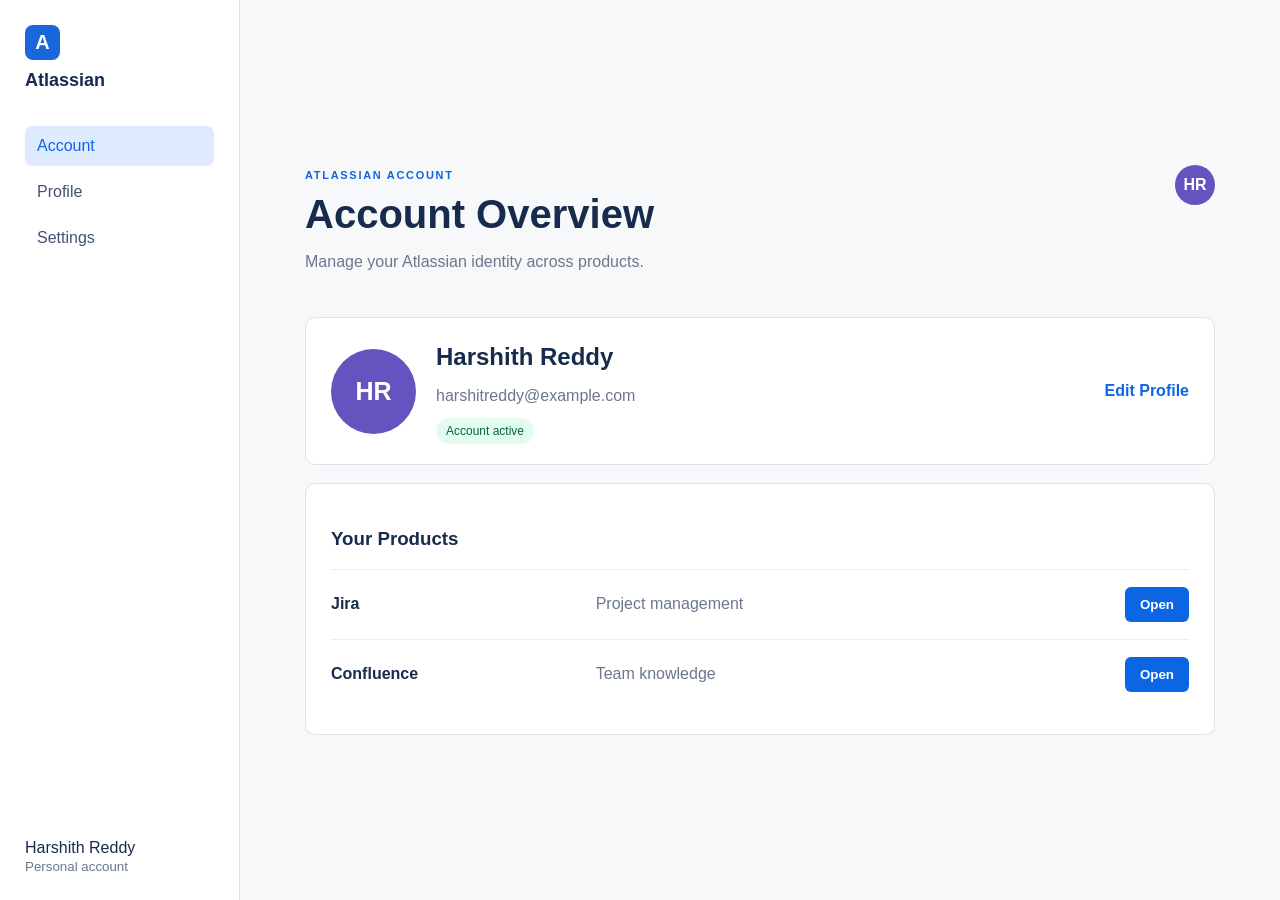
<file: harshith-account-settings/atlassian/index.html>
<!DOCTYPE html>
<html lang="en">

<head>

<meta charset="UTF-8">

<meta name="viewport"
content="width=device-width, initial-scale=1.0">

<title>Atlassian - Account</title>

<link rel="stylesheet" href="style.css">

</head>

<body>

<aside>

<div class="logo">
A
</div>

<b>
Atlassian
</b>

<nav>

<a class="active"
href="index.html">
Account
</a>

<a href="profile.html">
Profile
</a>

<a href="settings.html">
Settings
</a>

</nav>

<div class="bottom">

Harshith Reddy

<br>

<small>
Personal account
</small>

</div>

</aside>

<main>

<header>

<div>

<span>
ATLASSIAN ACCOUNT
</span>

<h1>
Account Overview
</h1>

<p>
Manage your Atlassian identity across products.
</p>

</div>

<div class="avatar">
HR
</div>

</header>

<section class="account">

<div class="avatar large">
HR
</div>

<div>

<h2>
Harshith Reddy
</h2>

<p>
harshitreddy@example.com
</p>

<span class="status">
Account active
</span>

</div>

<a href="profile.html">
Edit Profile
</a>

</section>

<section class="products">

<h3>
Your Products
</h3>

<div>

<b>
Jira
</b>

<span>
Project management
</span>

<button onclick="toast('Jira opened')">
Open
</button>

</div>

<div>

<b>
Confluence
</b>

<span>
Team knowledge
</span>

<button onclick="toast('Confluence opened')">
Open
</button>

</div>

</section>

<div id="toast"></div>

</main>

<script src="script.js"></script>

</body>
</html>
</file>
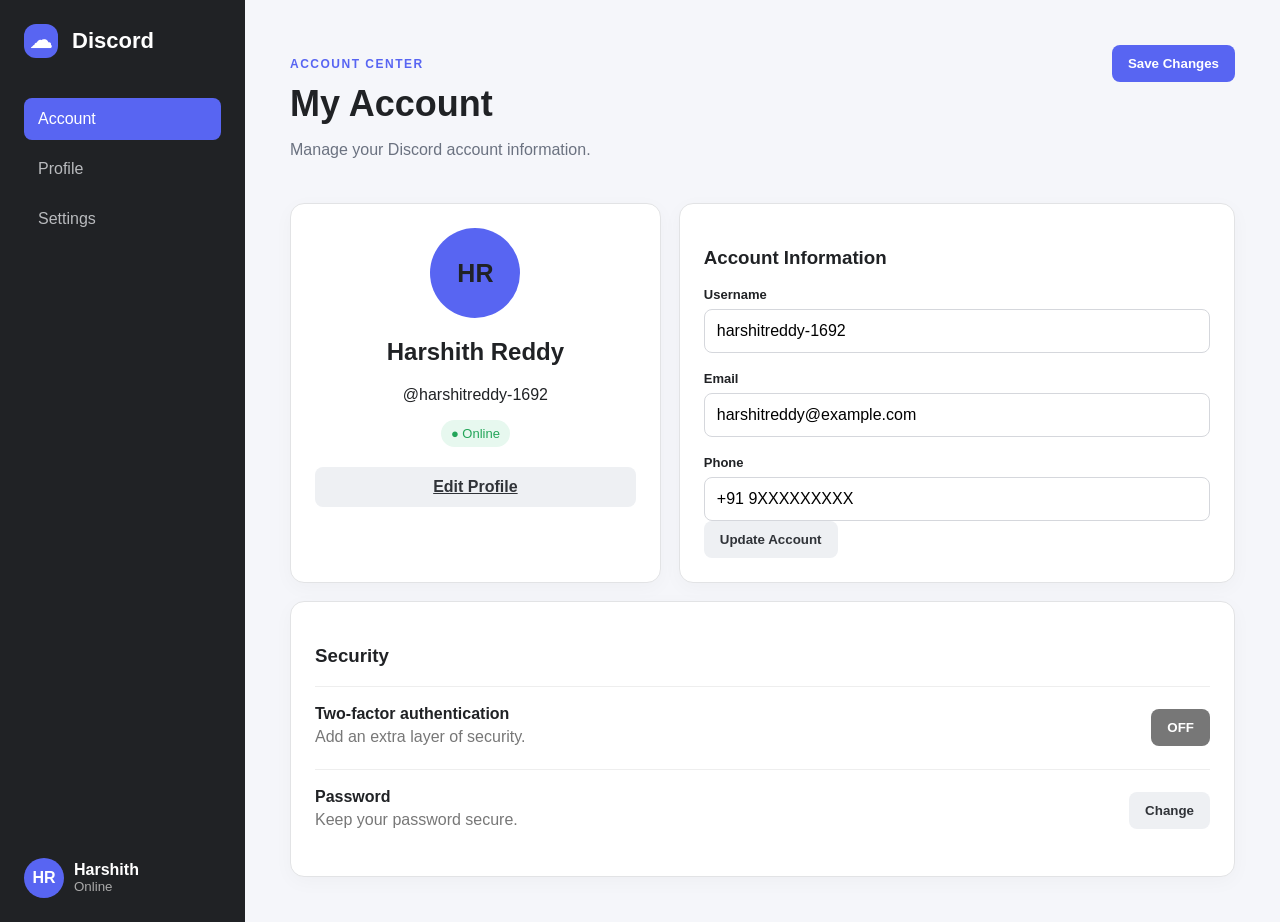
<file: harshith-account-settings/discord/index.html>
<!DOCTYPE html>
<html lang="en">
<head>
    <meta charset="UTF-8">
    <meta name="viewport" content="width=device-width, initial-scale=1.0">
    <title>Discord - Account</title>
    <link rel="stylesheet" href="style.css">
</head>

<body>

<div class="app">

    <aside class="sidebar">
        <div class="brand">
            <span class="logo">☁</span>
            Discord
        </div>

        <nav>
            <a class="active" href="index.html">Account</a>
            <a href="profile.html">Profile</a>
            <a href="settings.html">Settings</a>
        </nav>

        <div class="user">
            <div class="avatar">HR</div>
            <div>
                <b>Harshith</b>
                <small>Online</small>
            </div>
        </div>
    </aside>

    <main>

        <header>
            <div>
                <p class="eyebrow">ACCOUNT CENTER</p>
                <h1>My Account</h1>
                <p>Manage your Discord account information.</p>
            </div>

            <button class="primary" onclick="toast('Changes saved')">
                Save Changes
            </button>
        </header>

        <section class="grid">

            <article class="card profile-card">

                <div class="avatar big">HR</div>

                <h2>Harshith Reddy</h2>

                <p>@harshitreddy-1692</p>

                <span class="badge">● Online</span>

                <a class="button" href="profile.html">
                    Edit Profile
                </a>

            </article>

            <article class="card">

                <h3>Account Information</h3>

                <label>Username</label>
                <input id="username"
                       value="harshitreddy-1692">

                <label>Email</label>
                <input value="harshitreddy@example.com">

                <label>Phone</label>
                <input value="+91 9XXXXXXXXX">

                <button class="secondary"
                        onclick="saveAccount()">
                    Update Account
                </button>

            </article>

            <article class="card wide">

                <h3>Security</h3>

                <div class="row">

                    <div>
                        <b>Two-factor authentication</b>
                        <p>Add an extra layer of security.</p>
                    </div>

                    <button class="toggle"
                            onclick="toggle(this)">
                        OFF
                    </button>

                </div>

                <div class="row">

                    <div>
                        <b>Password</b>
                        <p>Keep your password secure.</p>
                    </div>

                    <button class="secondary"
                            onclick="toast('Password option selected')">
                        Change
                    </button>

                </div>

            </article>

        </section>

        <div id="toast"></div>

    </main>

</div>

<script src="script.js"></script>

</body>
</html>
</file>
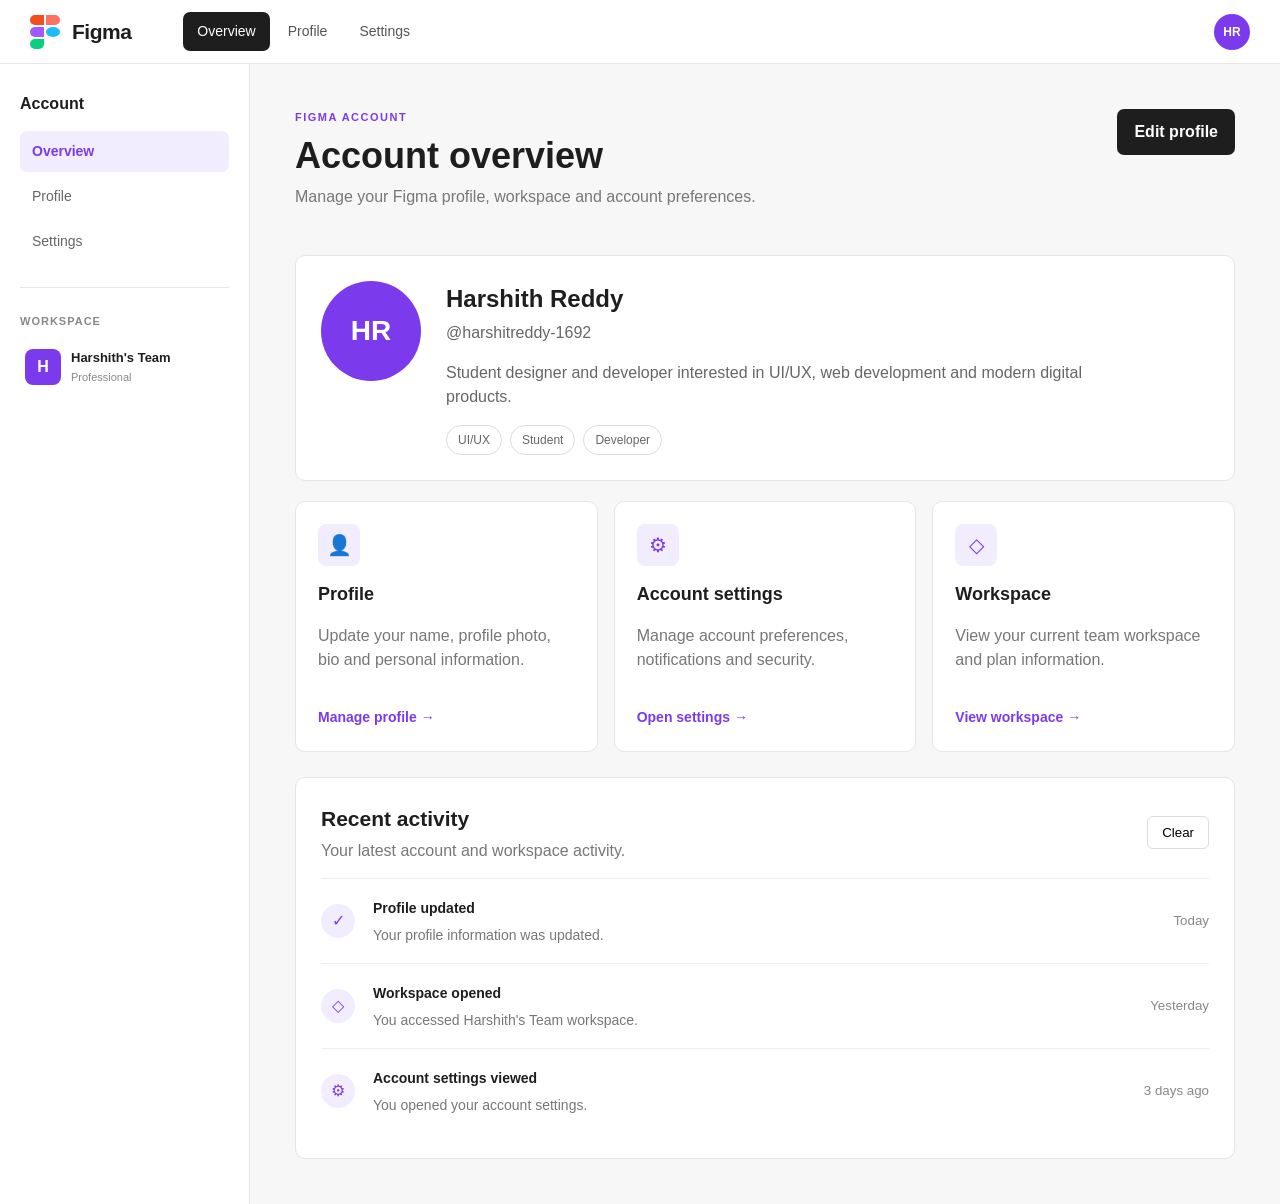
<file: harshith-account-settings/figma/index.html>
<!DOCTYPE html>
<html lang="en">
<head>
    <meta charset="UTF-8">
    <meta name="viewport" content="width=device-width, initial-scale=1.0">

    <title>Figma Account</title>

    <link rel="stylesheet" href="style.css">
</head>

<body>

<header class="topbar">

    <div class="figma-logo">
        <span></span>
        <span></span>
        <span></span>
        <span></span>
        <span></span>
    </div>

    <div class="brand">
        Figma
    </div>

    <nav>
        <a class="active" href="index.html">Overview</a>
        <a href="profile.html">Profile</a>
        <a href="settings.html">Settings</a>
    </nav>

    <div class="top-user">
        HR
    </div>

</header>


<div class="layout">

    <aside class="sidebar">

        <h3>Account</h3>

        <a class="selected" href="index.html">
            Overview
        </a>

        <a href="profile.html">
            Profile
        </a>

        <a href="settings.html">
            Settings
        </a>

        <hr>

        <p class="side-title">
            Workspace
        </p>

        <div class="workspace">
            <div class="workspace-icon">
                H
            </div>

            <div>
                <strong>Harshith's Team</strong>
                <small>Professional</small>
            </div>
        </div>

    </aside>


    <main>

        <section class="page-header">

            <div>

                <p class="eyebrow">
                    FIGMA ACCOUNT
                </p>

                <h1>
                    Account overview
                </h1>

                <p>
                    Manage your Figma profile, workspace and account preferences.
                </p>

            </div>

            <a class="primary-button" href="profile.html">
                Edit profile
            </a>

        </section>


        <section class="profile-card">

            <div class="avatar">
                HR
            </div>

            <div class="profile-info">

                <h2>
                    Harshith Reddy
                </h2>

                <p class="username">
                    @harshitreddy-1692
                </p>

                <p>
                    Student designer and developer interested in UI/UX,
                    web development and modern digital products.
                </p>

                <div class="tags">

                    <span>UI/UX</span>
                    <span>Student</span>
                    <span>Developer</span>

                </div>

            </div>

        </section>


        <section class="cards">

            <div class="card">

                <div class="card-icon">
                    👤
                </div>

                <h3>
                    Profile
                </h3>

                <p>
                    Update your name, profile photo, bio and personal information.
                </p>

                <a href="profile.html">
                    Manage profile →
                </a>

            </div>


            <div class="card">

                <div class="card-icon">
                    ⚙
                </div>

                <h3>
                    Account settings
                </h3>

                <p>
                    Manage account preferences, notifications and security.
                </p>

                <a href="settings.html">
                    Open settings →
                </a>

            </div>


            <div class="card">

                <div class="card-icon">
                    ◇
                </div>

                <h3>
                    Workspace
                </h3>

                <p>
                    View your current team workspace and plan information.
                </p>

                <button onclick="showWorkspace()">
                    View workspace →
                </button>

            </div>

        </section>


        <section class="recent">

            <div class="section-heading">

                <div>

                    <h2>
                        Recent activity
                    </h2>

                    <p>
                        Your latest account and workspace activity.
                    </p>

                </div>

                <button onclick="clearActivity()">
                    Clear
                </button>

            </div>


            <div id="activityList">

                <div class="activity-item">

                    <div class="activity-icon">
                        ✓
                    </div>

                    <div>
                        <strong>
                            Profile updated
                        </strong>

                        <p>
                            Your profile information was updated.
                        </p>
                    </div>

                    <small>
                        Today
                    </small>

                </div>


                <div class="activity-item">

                    <div class="activity-icon">
                        ◇
                    </div>

                    <div>
                        <strong>
                            Workspace opened
                        </strong>

                        <p>
                            You accessed Harshith's Team workspace.
                        </p>
                    </div>

                    <small>
                        Yesterday
                    </small>

                </div>


                <div class="activity-item">

                    <div class="activity-icon">
                        ⚙
                    </div>

                    <div>
                        <strong>
                            Account settings viewed
                        </strong>

                        <p>
                            You opened your account settings.
                        </p>
                    </div>

                    <small>
                        3 days ago
                    </small>

                </div>

            </div>

        </section>


        <div id="toast"></div>

    </main>

</div>


<script src="script.js"></script>

</body>
</html>
</file>
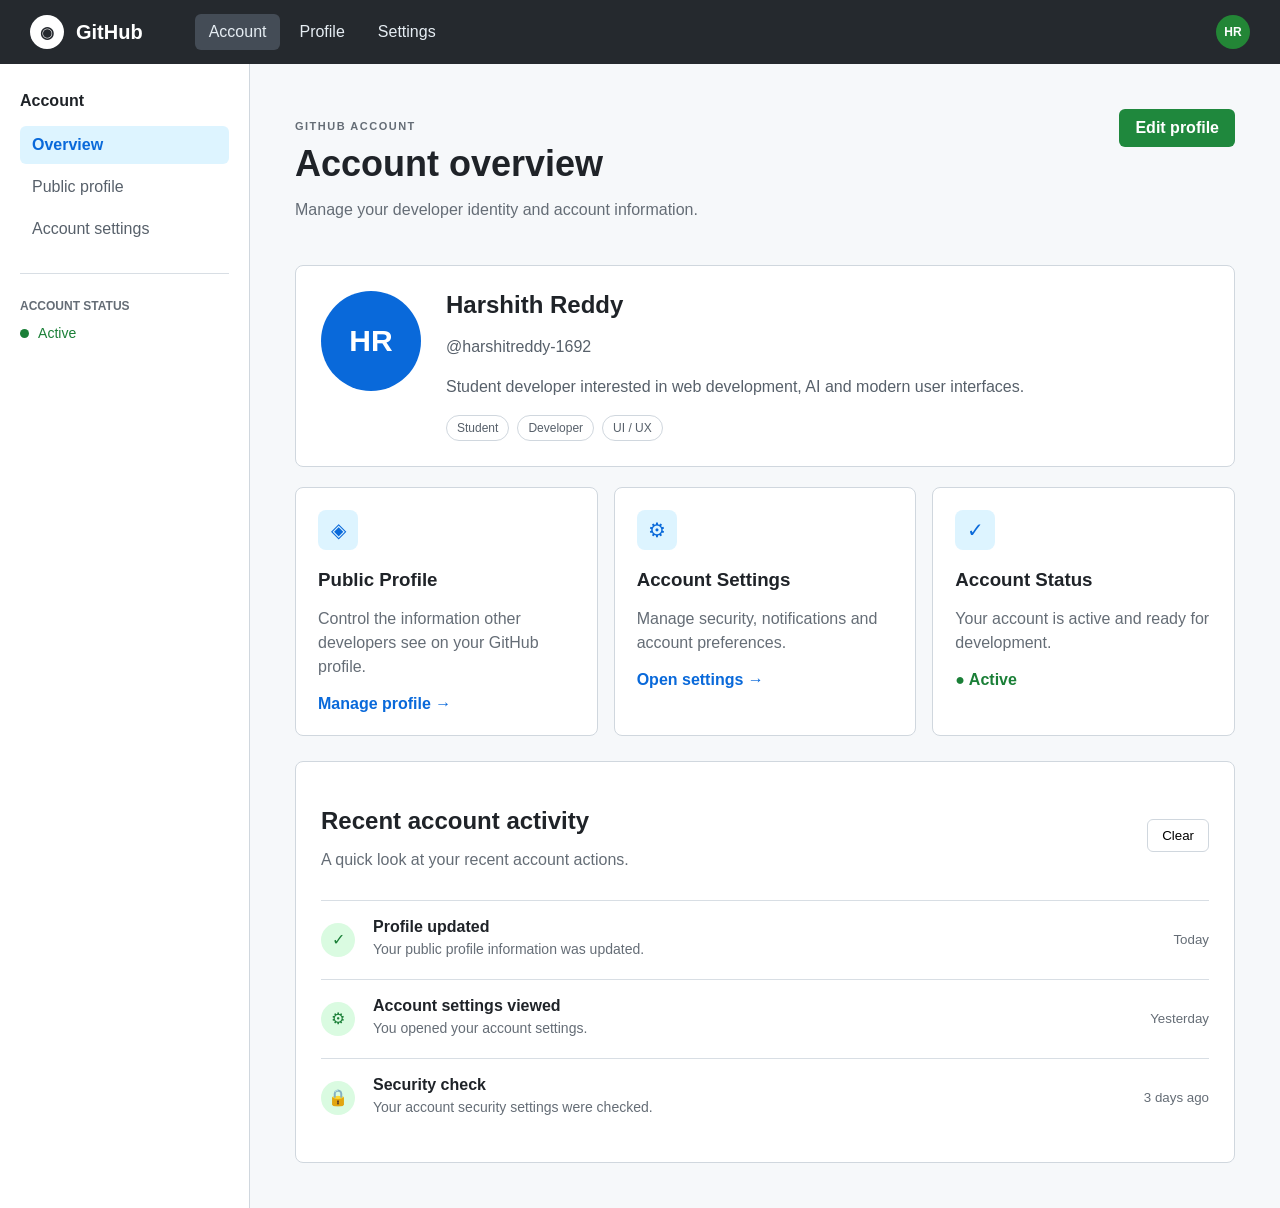
<file: harshith-account-settings/github/index.html>
<!DOCTYPE html>
<html lang="en">

<head>
    <meta charset="UTF-8">
    <meta name="viewport" content="width=device-width, initial-scale=1.0">

    <title>GitHub Account</title>

    <link rel="stylesheet" href="style.css">
</head>

<body>

<header class="topbar">

    <div class="github-logo">
        ◉
    </div>

    <div class="brand">
        GitHub
    </div>

    <nav>
        <a class="active" href="index.html">Account</a>
        <a href="profile.html">Profile</a>
        <a href="settings.html">Settings</a>
    </nav>

    <div class="top-user">
        HR
    </div>

</header>


<div class="layout">

    <aside class="sidebar">

        <h3>Account</h3>

        <a class="selected" href="index.html">
            Overview
        </a>

        <a href="profile.html">
            Public profile
        </a>

        <a href="settings.html">
            Account settings
        </a>

        <hr>

        <p class="side-title">
            Account status
        </p>

        <div class="status">
            <span></span>
            Active
        </div>

    </aside>


    <main>

        <section class="page-header">

            <div>

                <p class="eyebrow">
                    GITHUB ACCOUNT
                </p>

                <h1>
                    Account overview
                </h1>

                <p>
                    Manage your developer identity and account information.
                </p>

            </div>

            <a class="edit-button" href="profile.html">
                Edit profile
            </a>

        </section>


        <section class="profile-summary">

            <div class="avatar large">
                HR
            </div>

            <div class="profile-info">

                <h2>
                    Harshith Reddy
                </h2>

                <p class="username">
                    @harshitreddy-1692
                </p>

                <p>
                    Student developer interested in web development,
                    AI and modern user interfaces.
                </p>

                <div class="profile-tags">

                    <span>
                        Student
                    </span>

                    <span>
                        Developer
                    </span>

                    <span>
                        UI / UX
                    </span>

                </div>

            </div>

        </section>


        <section class="cards">

            <div class="card">

                <div class="card-icon">
                    ◈
                </div>

                <h3>
                    Public Profile
                </h3>

                <p>
                    Control the information other developers see
                    on your GitHub profile.
                </p>

                <a href="profile.html">
                    Manage profile →
                </a>

            </div>


            <div class="card">

                <div class="card-icon">
                    ⚙
                </div>

                <h3>
                    Account Settings
                </h3>

                <p>
                    Manage security, notifications and account
                    preferences.
                </p>

                <a href="settings.html">
                    Open settings →
                </a>

            </div>


            <div class="card">

                <div class="card-icon">
                    ✓
                </div>

                <h3>
                    Account Status
                </h3>

                <p>
                    Your account is active and ready for development.
                </p>

                <strong class="active-text">
                    ● Active
                </strong>

            </div>

        </section>


        <section class="activity">

            <div class="section-heading">

                <div>

                    <h2>
                        Recent account activity
                    </h2>

                    <p>
                        A quick look at your recent account actions.
                    </p>

                </div>

                <button onclick="clearActivity()">
                    Clear
                </button>

            </div>


            <div id="activityList">

                <div class="activity-item">

                    <div class="activity-icon">
                        ✓
                    </div>

                    <div>

                        <b>
                            Profile updated
                        </b>

                        <p>
                            Your public profile information was updated.
                        </p>

                    </div>

                    <small>
                        Today
                    </small>

                </div>


                <div class="activity-item">

                    <div class="activity-icon">
                        ⚙
                    </div>

                    <div>

                        <b>
                            Account settings viewed
                        </b>

                        <p>
                            You opened your account settings.
                        </p>

                    </div>

                    <small>
                        Yesterday
                    </small>

                </div>


                <div class="activity-item">

                    <div class="activity-icon">
                        🔒
                    </div>

                    <div>

                        <b>
                            Security check
                        </b>

                        <p>
                            Your account security settings were checked.
                        </p>

                    </div>

                    <small>
                        3 days ago
                    </small>

                </div>

            </div>

        </section>


        <div id="toast"></div>

    </main>

</div>


<script src="script.js"></script>

</body>

</html>
</file>
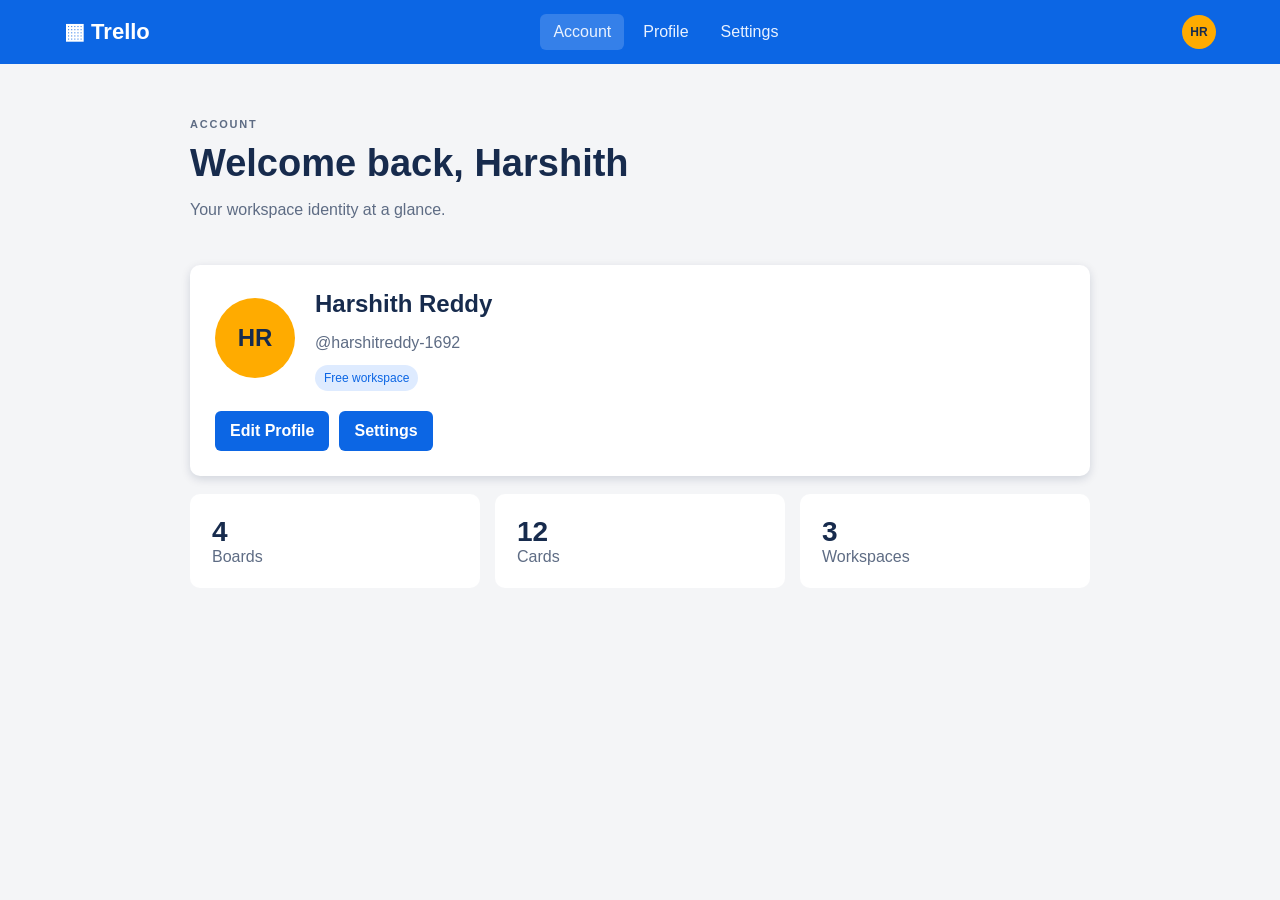
<file: harshith-account-settings/trello/index.html>
<!DOCTYPE html>
<html lang="en">

<head>

<meta charset="UTF-8">

<meta name="viewport"
content="width=device-width, initial-scale=1.0">

<title>Trello - Account</title>

<link rel="stylesheet" href="style.css">

</head>

<body>

<header>

<div class="brand">
▦ Trello
</div>

<nav>

<a class="active" href="index.html">
Account
</a>

<a href="profile.html">
Profile
</a>

<a href="settings.html">
Settings
</a>

</nav>

<div class="avatar">
HR
</div>

</header>

<main>

<section class="welcome">

<span>ACCOUNT</span>

<h1>
Welcome back, Harshith
</h1>

<p>
Your workspace identity at a glance.
</p>

</section>

<section class="board">

<div class="member">

<div class="avatar xl">
HR
</div>

<div>

<h2>
Harshith Reddy
</h2>

<p>
@harshitreddy-1692
</p>

<span class="pill">
Free workspace
</span>

</div>

</div>

<div class="actions">

<a href="profile.html">
Edit Profile
</a>

<a href="settings.html">
Settings
</a>

</div>

</section>

<section class="stats">

<div>
<b>4</b>
<span>Boards</span>
</div>

<div>
<b>12</b>
<span>Cards</span>
</div>

<div>
<b>3</b>
<span>Workspaces</span>
</div>

</section>

<div id="toast"></div>

</main>

<script src="script.js"></script>

</body>
</html>
</file>
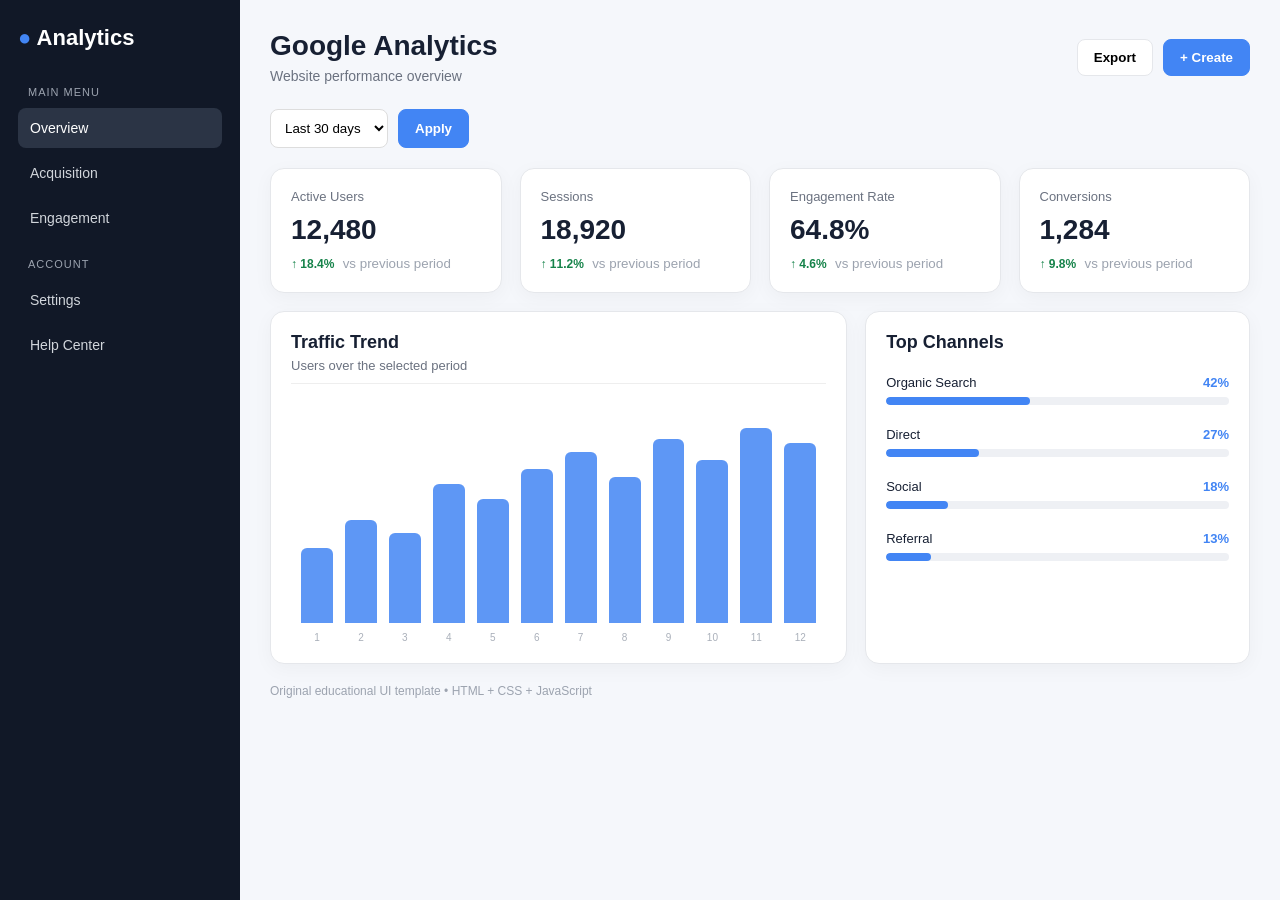
<file: spoorthi-analytics/google-analytics/index.html>
<!DOCTYPE html>
<html lang="en">
<head>
    <meta charset="UTF-8">
    <meta name="viewport" content="width=device-width, initial-scale=1.0">

    <title>Google Analytics - Overview</title>

    <link rel="stylesheet" href="style.css">
</head>

<body>

    <!-- SIDEBAR -->
    <aside class="sidebar">

        <div class="logo">
            <span>●</span> Analytics
        </div>

        <p class="menu-title">MAIN MENU</p>

        <a href="index.html" class="active">Overview</a>
        <a href="answer.html">Acquisition</a>
        <a href="upgrade.html">Engagement</a>

        <p class="menu-title">ACCOUNT</p>

        <a href="#">Settings</a>
        <a href="#">Help Center</a>

    </aside>


    <!-- MAIN CONTENT -->
    <main class="main">

        <!-- HEADER -->
        <header class="header">

            <div>
                <h1>Google Analytics</h1>
                <p>Website performance overview</p>
            </div>

            <div class="header-buttons">
                <button onclick="showMessage()">Export</button>
                <button class="primary" onclick="showMessage()">+ Create</button>
            </div>

        </header>


        <!-- DATE FILTER -->
        <div class="filter-box">

            <select>
                <option>Last 30 days</option>
                <option>Last 7 days</option>
                <option>Last 90 days</option>
            </select>

            <button class="primary" onclick="showMessage()">
                Apply
            </button>

        </div>


        <!-- KPI CARDS -->
        <section class="cards">

            <div class="card">

                <p>Active Users</p>

                <h2>12,480</h2>

                <span class="positive">
                    ↑ 18.4%
                </span>

                <small>vs previous period</small>

            </div>


            <div class="card">

                <p>Sessions</p>

                <h2>18,920</h2>

                <span class="positive">
                    ↑ 11.2%
                </span>

                <small>vs previous period</small>

            </div>


            <div class="card">

                <p>Engagement Rate</p>

                <h2>64.8%</h2>

                <span class="positive">
                    ↑ 4.6%
                </span>

                <small>vs previous period</small>

            </div>


            <div class="card">

                <p>Conversions</p>

                <h2>1,284</h2>

                <span class="positive">
                    ↑ 9.8%
                </span>

                <small>vs previous period</small>

            </div>

        </section>


        <!-- CHART + CHANNELS -->
        <section class="content-grid">

            <!-- CHART -->
            <div class="panel">

                <div class="panel-header">

                    <div>
                        <h2>Traffic Trend</h2>
                        <p>Users over the selected period</p>
                    </div>

                </div>


                <div class="chart">

                    <div class="bar" style="height:35%;">
                        <span>1</span>
                    </div>

                    <div class="bar" style="height:48%;">
                        <span>2</span>
                    </div>

                    <div class="bar" style="height:42%;">
                        <span>3</span>
                    </div>

                    <div class="bar" style="height:65%;">
                        <span>4</span>
                    </div>

                    <div class="bar" style="height:58%;">
                        <span>5</span>
                    </div>

                    <div class="bar" style="height:72%;">
                        <span>6</span>
                    </div>

                    <div class="bar" style="height:80%;">
                        <span>7</span>
                    </div>

                    <div class="bar" style="height:68%;">
                        <span>8</span>
                    </div>

                    <div class="bar" style="height:86%;">
                        <span>9</span>
                    </div>

                    <div class="bar" style="height:76%;">
                        <span>10</span>
                    </div>

                    <div class="bar" style="height:91%;">
                        <span>11</span>
                    </div>

                    <div class="bar" style="height:84%;">
                        <span>12</span>
                    </div>

                </div>

            </div>


            <!-- CHANNELS -->
            <div class="panel">

                <h2>Top Channels</h2>

                <div class="channel">

                    <div class="channel-info">
                        <span>Organic Search</span>
                        <b>42%</b>
                    </div>

                    <div class="progress">
                        <div style="width:42%;"></div>
                    </div>

                </div>


                <div class="channel">

                    <div class="channel-info">
                        <span>Direct</span>
                        <b>27%</b>
                    </div>

                    <div class="progress">
                        <div style="width:27%;"></div>
                    </div>

                </div>


                <div class="channel">

                    <div class="channel-info">
                        <span>Social</span>
                        <b>18%</b>
                    </div>

                    <div class="progress">
                        <div style="width:18%;"></div>
                    </div>

                </div>


                <div class="channel">

                    <div class="channel-info">
                        <span>Referral</span>
                        <b>13%</b>
                    </div>

                    <div class="progress">
                        <div style="width:13%;"></div>
                    </div>

                </div>

            </div>

        </section>


        <p class="footer">
            Original educational UI template • HTML + CSS + JavaScript
        </p>

    </main>


    <script src="script.js"></script>

</body>
</html>
</file>
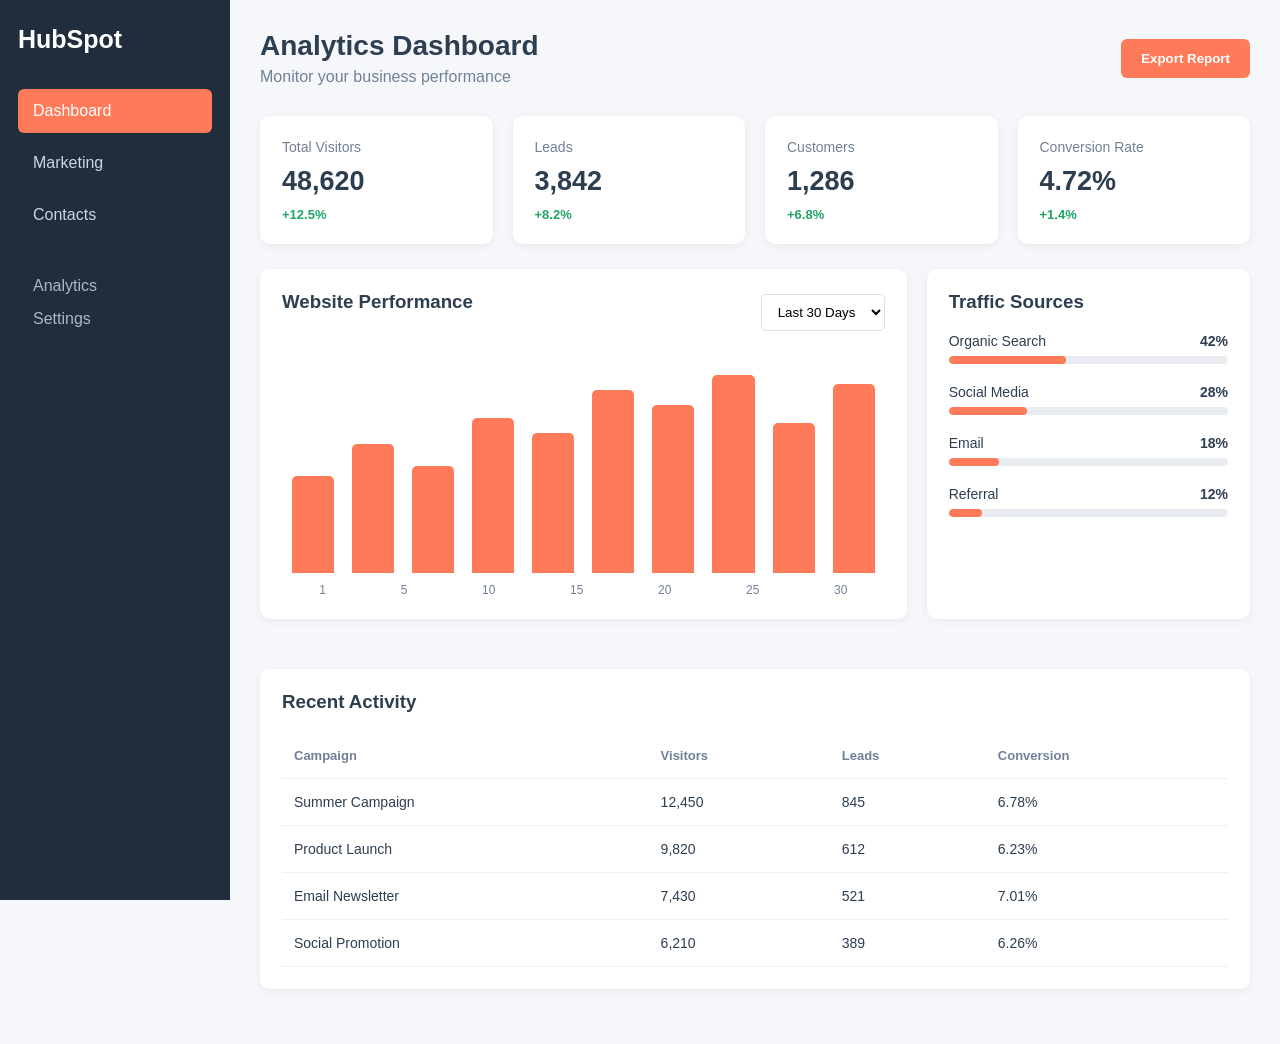
<file: spoorthi-analytics/hubspot/index.html>
<!DOCTYPE html>
<html lang="en">
<head>
    <meta charset="UTF-8">
    <meta name="viewport" content="width=device-width, initial-scale=1.0">
    <title>HubSpot Analytics Dashboard</title>
    <link rel="stylesheet" href="style.css">
</head>

<body>

    <aside class="sidebar">
        <h2>HubSpot</h2>

        <nav>
            <a href="index.html" class="active">Dashboard</a>
            <a href="marketing.html">Marketing</a>
            <a href="contacts.html">Contacts</a>
        </nav>

        <div class="sidebar-bottom">
            <p>Analytics</p>
            <p>Settings</p>
        </div>
    </aside>

    <main class="main-content">

        <header class="topbar">
            <div>
                <h1>Analytics Dashboard</h1>
                <p>Monitor your business performance</p>
            </div>

            <button onclick="showMessage()">Export Report</button>
        </header>

        <section class="kpi-grid">

            <div class="card">
                <span>Total Visitors</span>
                <h2>48,620</h2>
                <p class="positive">+12.5%</p>
            </div>

            <div class="card">
                <span>Leads</span>
                <h2>3,842</h2>
                <p class="positive">+8.2%</p>
            </div>

            <div class="card">
                <span>Customers</span>
                <h2>1,286</h2>
                <p class="positive">+6.8%</p>
            </div>

            <div class="card">
                <span>Conversion Rate</span>
                <h2>4.72%</h2>
                <p class="positive">+1.4%</p>
            </div>

        </section>

        <section class="dashboard-grid">

            <div class="panel large-panel">
                <div class="panel-header">
                    <h3>Website Performance</h3>
                    <select>
                        <option>Last 30 Days</option>
                        <option>Last 7 Days</option>
                        <option>Last 90 Days</option>
                    </select>
                </div>

                <div class="chart">
                    <div class="bar" style="height:45%"></div>
                    <div class="bar" style="height:60%"></div>
                    <div class="bar" style="height:50%"></div>
                    <div class="bar" style="height:72%"></div>
                    <div class="bar" style="height:65%"></div>
                    <div class="bar" style="height:85%"></div>
                    <div class="bar" style="height:78%"></div>
                    <div class="bar" style="height:92%"></div>
                    <div class="bar" style="height:70%"></div>
                    <div class="bar" style="height:88%"></div>
                </div>

                <div class="chart-labels">
                    <span>1</span>
                    <span>5</span>
                    <span>10</span>
                    <span>15</span>
                    <span>20</span>
                    <span>25</span>
                    <span>30</span>
                </div>
            </div>

            <div class="panel">
                <h3>Traffic Sources</h3>

                <div class="source">
                    <div>
                        <span>Organic Search</span>
                        <strong>42%</strong>
                    </div>
                    <div class="progress">
                        <div style="width:42%"></div>
                    </div>
                </div>

                <div class="source">
                    <div>
                        <span>Social Media</span>
                        <strong>28%</strong>
                    </div>
                    <div class="progress">
                        <div style="width:28%"></div>
                    </div>
                </div>

                <div class="source">
                    <div>
                        <span>Email</span>
                        <strong>18%</strong>
                    </div>
                    <div class="progress">
                        <div style="width:18%"></div>
                    </div>
                </div>

                <div class="source">
                    <div>
                        <span>Referral</span>
                        <strong>12%</strong>
                    </div>
                    <div class="progress">
                        <div style="width:12%"></div>
                    </div>
                </div>
            </div>

        </section>

        <section class="panel">
            <h3>Recent Activity</h3>

            <table>
                <thead>
                    <tr>
                        <th>Campaign</th>
                        <th>Visitors</th>
                        <th>Leads</th>
                        <th>Conversion</th>
                    </tr>
                </thead>

                <tbody>
                    <tr>
                        <td>Summer Campaign</td>
                        <td>12,450</td>
                        <td>845</td>
                        <td>6.78%</td>
                    </tr>

                    <tr>
                        <td>Product Launch</td>
                        <td>9,820</td>
                        <td>612</td>
                        <td>6.23%</td>
                    </tr>

                    <tr>
                        <td>Email Newsletter</td>
                        <td>7,430</td>
                        <td>521</td>
                        <td>7.01%</td>
                    </tr>

                    <tr>
                        <td>Social Promotion</td>
                        <td>6,210</td>
                        <td>389</td>
                        <td>6.26%</td>
                    </tr>
                </tbody>
            </table>
        </section>

    </main>

    <script src="script.js"></script>
</body>
</html>
</file>
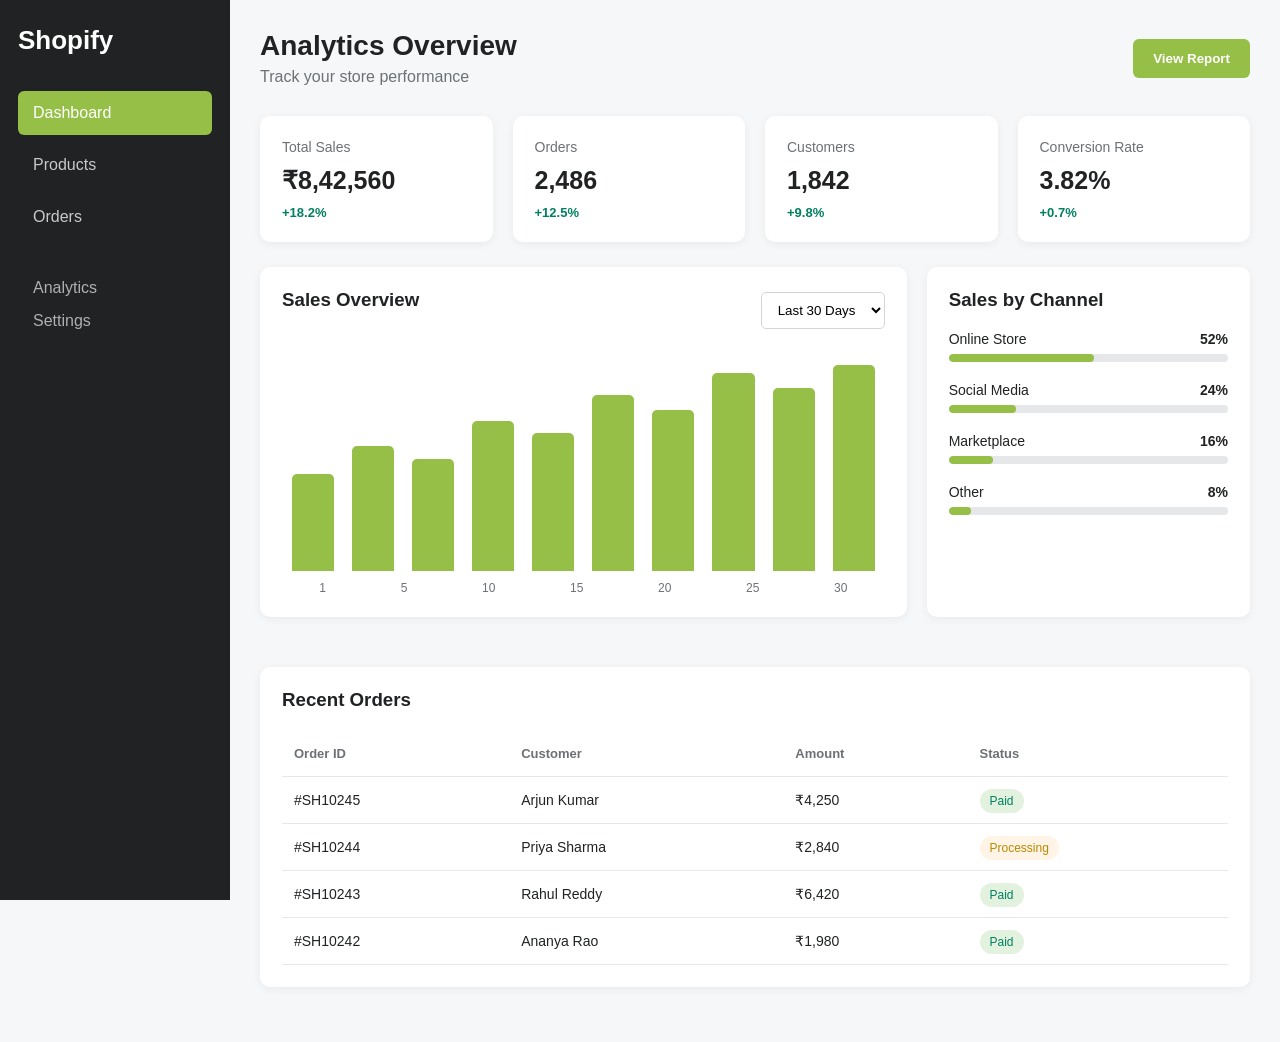
<file: spoorthi-analytics/shopify/index.html>
<!DOCTYPE html>
<html lang="en">
<head>
    <meta charset="UTF-8">
    <meta name="viewport" content="width=device-width, initial-scale=1.0">
    <title>Shopify Analytics Dashboard</title>
    <link rel="stylesheet" href="style.css">
</head>

<body>

    <aside class="sidebar">

        <h2>Shopify</h2>

        <nav>
            <a href="index.html" class="active">Dashboard</a>
            <a href="products.html">Products</a>
            <a href="orders.html">Orders</a>
        </nav>

        <div class="sidebar-bottom">
            <p>Analytics</p>
            <p>Settings</p>
        </div>

    </aside>

    <main class="main-content">

        <header class="topbar">

            <div>
                <h1>Analytics Overview</h1>
                <p>Track your store performance</p>
            </div>

            <button onclick="showMessage()">View Report</button>

        </header>

        <section class="kpi-grid">

            <div class="card">
                <span>Total Sales</span>
                <h2>₹8,42,560</h2>
                <p class="positive">+18.2%</p>
            </div>

            <div class="card">
                <span>Orders</span>
                <h2>2,486</h2>
                <p class="positive">+12.5%</p>
            </div>

            <div class="card">
                <span>Customers</span>
                <h2>1,842</h2>
                <p class="positive">+9.8%</p>
            </div>

            <div class="card">
                <span>Conversion Rate</span>
                <h2>3.82%</h2>
                <p class="positive">+0.7%</p>
            </div>

        </section>

        <section class="dashboard-grid">

            <div class="panel large-panel">

                <div class="panel-header">
                    <h3>Sales Overview</h3>

                    <select>
                        <option>Last 30 Days</option>
                        <option>Last 7 Days</option>
                        <option>Last 90 Days</option>
                    </select>
                </div>

                <div class="chart">

                    <div class="bar" style="height:45%"></div>
                    <div class="bar" style="height:58%"></div>
                    <div class="bar" style="height:52%"></div>
                    <div class="bar" style="height:70%"></div>
                    <div class="bar" style="height:64%"></div>
                    <div class="bar" style="height:82%"></div>
                    <div class="bar" style="height:75%"></div>
                    <div class="bar" style="height:92%"></div>
                    <div class="bar" style="height:85%"></div>
                    <div class="bar" style="height:96%"></div>

                </div>

                <div class="chart-labels">
                    <span>1</span>
                    <span>5</span>
                    <span>10</span>
                    <span>15</span>
                    <span>20</span>
                    <span>25</span>
                    <span>30</span>
                </div>

            </div>

            <div class="panel">

                <h3>Sales by Channel</h3>

                <div class="source">

                    <div>
                        <span>Online Store</span>
                        <strong>52%</strong>
                    </div>

                    <div class="progress">
                        <div style="width:52%"></div>
                    </div>

                </div>

                <div class="source">

                    <div>
                        <span>Social Media</span>
                        <strong>24%</strong>
                    </div>

                    <div class="progress">
                        <div style="width:24%"></div>
                    </div>

                </div>

                <div class="source">

                    <div>
                        <span>Marketplace</span>
                        <strong>16%</strong>
                    </div>

                    <div class="progress">
                        <div style="width:16%"></div>
                    </div>

                </div>

                <div class="source">

                    <div>
                        <span>Other</span>
                        <strong>8%</strong>
                    </div>

                    <div class="progress">
                        <div style="width:8%"></div>
                    </div>

                </div>

            </div>

        </section>

        <section class="panel">

            <h3>Recent Orders</h3>

            <table>

                <thead>
                    <tr>
                        <th>Order ID</th>
                        <th>Customer</th>
                        <th>Amount</th>
                        <th>Status</th>
                    </tr>
                </thead>

                <tbody>

                    <tr>
                        <td>#SH10245</td>
                        <td>Arjun Kumar</td>
                        <td>₹4,250</td>
                        <td>
                            <span class="status completed">Paid</span>
                        </td>
                    </tr>

                    <tr>
                        <td>#SH10244</td>
                        <td>Priya Sharma</td>
                        <td>₹2,840</td>
                        <td>
                            <span class="status active-status">Processing</span>
                        </td>
                    </tr>

                    <tr>
                        <td>#SH10243</td>
                        <td>Rahul Reddy</td>
                        <td>₹6,420</td>
                        <td>
                            <span class="status completed">Paid</span>
                        </td>
                    </tr>

                    <tr>
                        <td>#SH10242</td>
                        <td>Ananya Rao</td>
                        <td>₹1,980</td>
                        <td>
                            <span class="status completed">Paid</span>
                        </td>
                    </tr>

                </tbody>

            </table>

        </section>

    </main>

    <script src="script.js"></script>

</body>
</html>
</file>
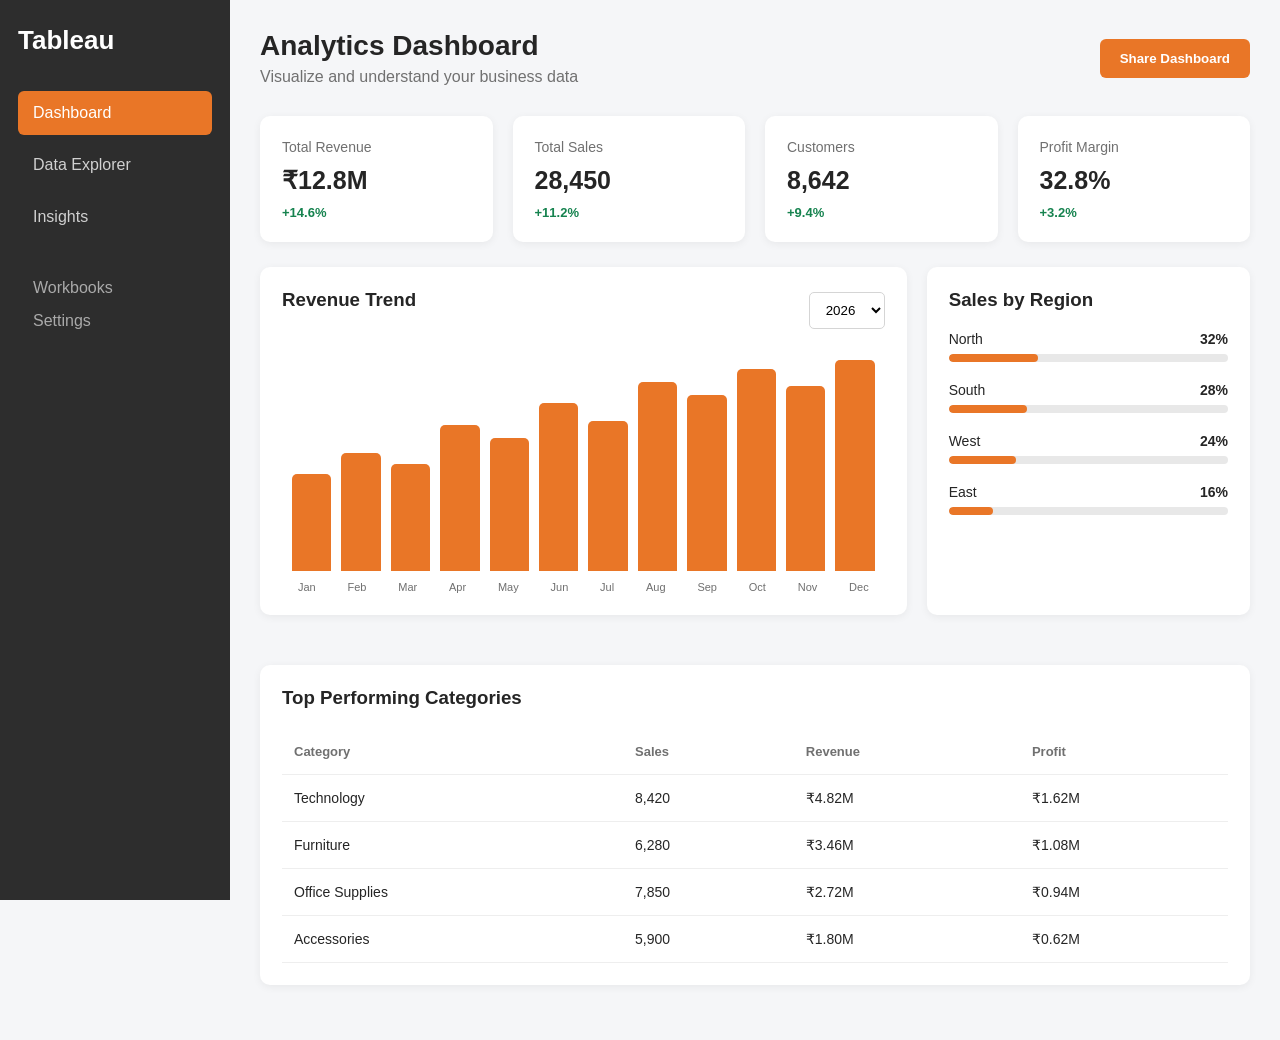
<file: spoorthi-analytics/tableau/index.html>
<!DOCTYPE html>
<html lang="en">
<head>
    <meta charset="UTF-8">
    <meta name="viewport" content="width=device-width, initial-scale=1.0">
    <title>Tableau Analytics Dashboard</title>
    <link rel="stylesheet" href="style.css">
</head>

<body>

    <aside class="sidebar">

        <h2>Tableau</h2>

        <nav>
            <a href="index.html" class="active">Dashboard</a>
            <a href="explorer.html">Data Explorer</a>
            <a href="quality.html">Insights</a>
        </nav>

        <div class="sidebar-bottom">
            <p>Workbooks</p>
            <p>Settings</p>
        </div>

    </aside>

    <main class="main-content">

        <header class="topbar">

            <div>
                <h1>Analytics Dashboard</h1>
                <p>Visualize and understand your business data</p>
            </div>

            <button onclick="showMessage()">Share Dashboard</button>

        </header>


        <section class="kpi-grid">

            <div class="card">
                <span>Total Revenue</span>
                <h2>₹12.8M</h2>
                <p class="positive">+14.6%</p>
            </div>

            <div class="card">
                <span>Total Sales</span>
                <h2>28,450</h2>
                <p class="positive">+11.2%</p>
            </div>

            <div class="card">
                <span>Customers</span>
                <h2>8,642</h2>
                <p class="positive">+9.4%</p>
            </div>

            <div class="card">
                <span>Profit Margin</span>
                <h2>32.8%</h2>
                <p class="positive">+3.2%</p>
            </div>

        </section>


        <section class="dashboard-grid">

            <div class="panel large-panel">

                <div class="panel-header">

                    <h3>Revenue Trend</h3>

                    <select>
                        <option>2026</option>
                        <option>2025</option>
                        <option>2024</option>
                    </select>

                </div>


                <div class="chart">

                    <div class="bar" style="height:45%"></div>
                    <div class="bar" style="height:55%"></div>
                    <div class="bar" style="height:50%"></div>
                    <div class="bar" style="height:68%"></div>
                    <div class="bar" style="height:62%"></div>
                    <div class="bar" style="height:78%"></div>
                    <div class="bar" style="height:70%"></div>
                    <div class="bar" style="height:88%"></div>
                    <div class="bar" style="height:82%"></div>
                    <div class="bar" style="height:94%"></div>
                    <div class="bar" style="height:86%"></div>
                    <div class="bar" style="height:98%"></div>

                </div>


                <div class="chart-labels">
                    <span>Jan</span>
                    <span>Feb</span>
                    <span>Mar</span>
                    <span>Apr</span>
                    <span>May</span>
                    <span>Jun</span>
                    <span>Jul</span>
                    <span>Aug</span>
                    <span>Sep</span>
                    <span>Oct</span>
                    <span>Nov</span>
                    <span>Dec</span>
                </div>

            </div>


            <div class="panel">

                <h3>Sales by Region</h3>


                <div class="source">

                    <div>
                        <span>North</span>
                        <strong>32%</strong>
                    </div>

                    <div class="progress">
                        <div style="width:32%"></div>
                    </div>

                </div>


                <div class="source">

                    <div>
                        <span>South</span>
                        <strong>28%</strong>
                    </div>

                    <div class="progress">
                        <div style="width:28%"></div>
                    </div>

                </div>


                <div class="source">

                    <div>
                        <span>West</span>
                        <strong>24%</strong>
                    </div>

                    <div class="progress">
                        <div style="width:24%"></div>
                    </div>

                </div>


                <div class="source">

                    <div>
                        <span>East</span>
                        <strong>16%</strong>
                    </div>

                    <div class="progress">
                        <div style="width:16%"></div>
                    </div>

                </div>

            </div>

        </section>


        <section class="panel">

            <h3>Top Performing Categories</h3>

            <table>

                <thead>

                    <tr>
                        <th>Category</th>
                        <th>Sales</th>
                        <th>Revenue</th>
                        <th>Profit</th>
                    </tr>

                </thead>


                <tbody>

                    <tr>
                        <td>Technology</td>
                        <td>8,420</td>
                        <td>₹4.82M</td>
                        <td>₹1.62M</td>
                    </tr>

                    <tr>
                        <td>Furniture</td>
                        <td>6,280</td>
                        <td>₹3.46M</td>
                        <td>₹1.08M</td>
                    </tr>

                    <tr>
                        <td>Office Supplies</td>
                        <td>7,850</td>
                        <td>₹2.72M</td>
                        <td>₹0.94M</td>
                    </tr>

                    <tr>
                        <td>Accessories</td>
                        <td>5,900</td>
                        <td>₹1.80M</td>
                        <td>₹0.62M</td>
                    </tr>

                </tbody>

            </table>

        </section>

    </main>

    <script src="script.js"></script>

</body>
</html>
</file>
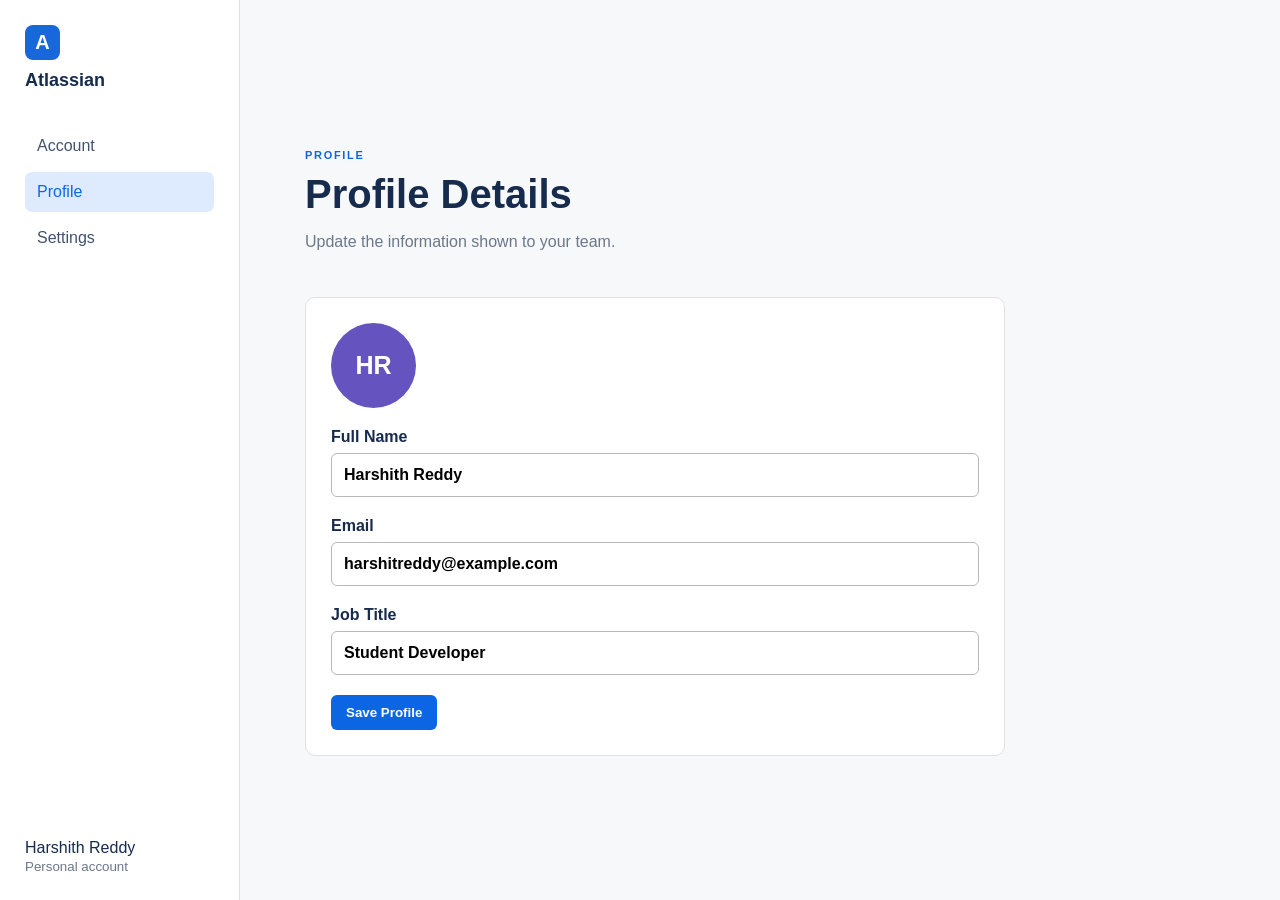
<file: harshith-account-settings/atlassian/profile.html>
<!DOCTYPE html>
<html lang="en">

<head>

<meta charset="UTF-8">

<meta name="viewport"
content="width=device-width, initial-scale=1.0">

<title>Atlassian - Profile</title>

<link rel="stylesheet" href="style.css">

</head>

<body>

<aside>

<div class="logo">
A
</div>

<b>
Atlassian
</b>

<nav>

<a href="index.html">
Account
</a>

<a class="active"
href="profile.html">
Profile
</a>

<a href="settings.html">
Settings
</a>

</nav>

<div class="bottom">

Harshith Reddy

<br>

<small>
Personal account
</small>

</div>

</aside>

<main>

<header>

<div>

<span>
PROFILE
</span>

<h1>
Profile Details
</h1>

<p>
Update the information shown to your team.
</p>

</div>

</header>

<section class="form">

<div class="avatar large">
HR
</div>

<label>

Full Name

<input id="name"
value="Harshith Reddy">

</label>

<label>

Email

<input value="harshitreddy@example.com">

</label>

<label>

Job Title

<input value="Student Developer">

</label>

<button onclick="save()">
Save Profile
</button>

</section>

<div id="toast"></div>

</main>

<script src="script.js"></script>

</body>
</html>
</file>
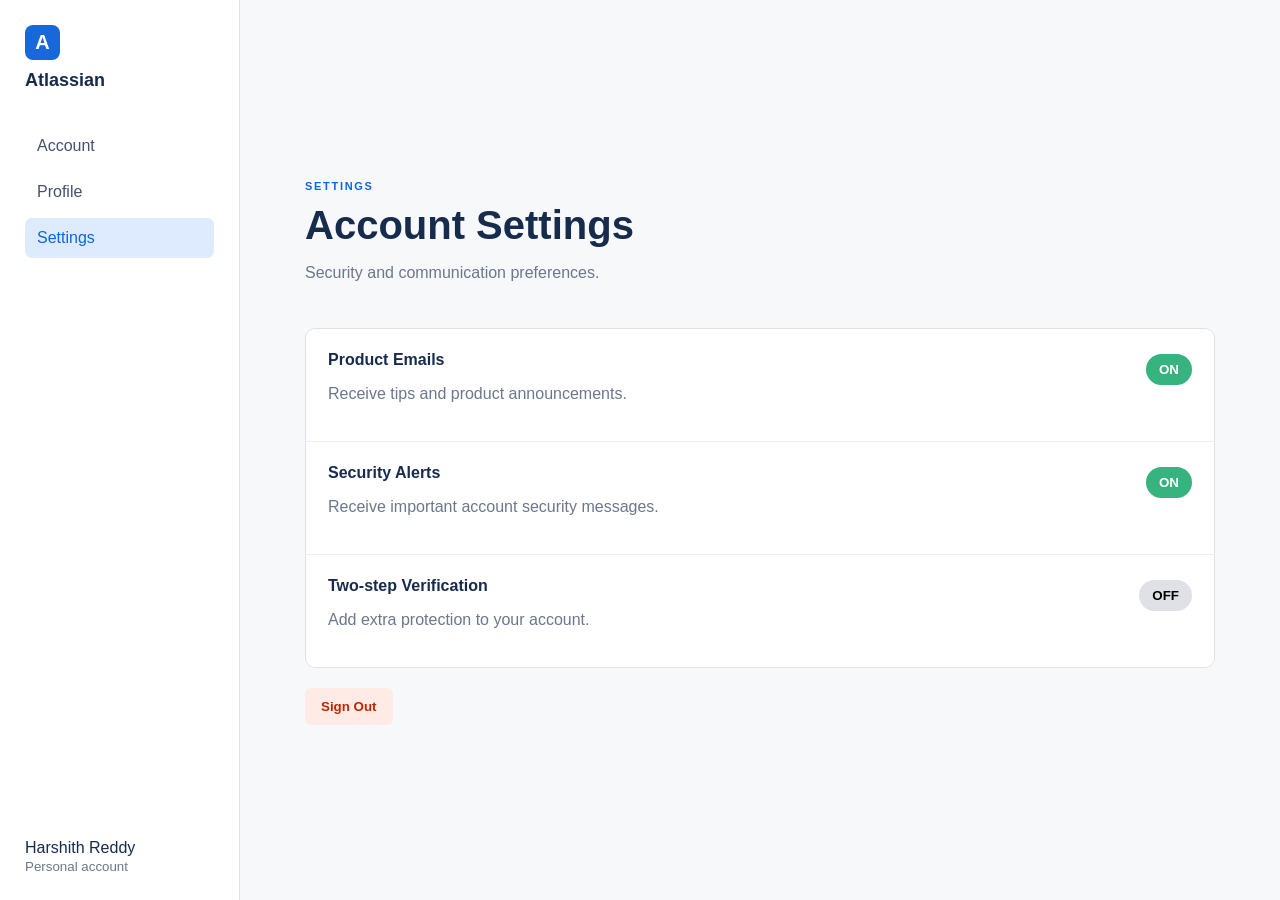
<file: harshith-account-settings/atlassian/settings.html>
<!DOCTYPE html>
<html lang="en">

<head>

<meta charset="UTF-8">

<meta name="viewport"
content="width=device-width, initial-scale=1.0">

<title>Atlassian - Settings</title>

<link rel="stylesheet" href="style.css">

</head>

<body>

<aside>

<div class="logo">
A
</div>

<b>
Atlassian
</b>

<nav>

<a href="index.html">
Account
</a>

<a href="profile.html">
Profile
</a>

<a class="active"
href="settings.html">
Settings
</a>

</nav>

<div class="bottom">

Harshith Reddy

<br>

<small>
Personal account
</small>

</div>

</aside>

<main>

<header>

<div>

<span>
SETTINGS
</span>

<h1>
Account Settings
</h1>

<p>
Security and communication preferences.
</p>

</div>

</header>

<section class="settings">

<div>

<b>
Product Emails
</b>

<p>
Receive tips and product announcements.
</p>

<button class="switch on"
onclick="toggle(this)">
ON
</button>

</div>

<div>

<b>
Security Alerts
</b>

<p>
Receive important account security messages.
</p>

<button class="switch on"
onclick="toggle(this)">
ON
</button>

</div>

<div>

<b>
Two-step Verification
</b>

<p>
Add extra protection to your account.
</p>

<button class="switch"
onclick="toggle(this)">
OFF
</button>

</div>

</section>

<button class="danger"
onclick="toast('Demo sign-out action selected')">
Sign Out
</button>

<div id="toast"></div>

</main>

<script src="script.js"></script>

</body>
</html>
</file>
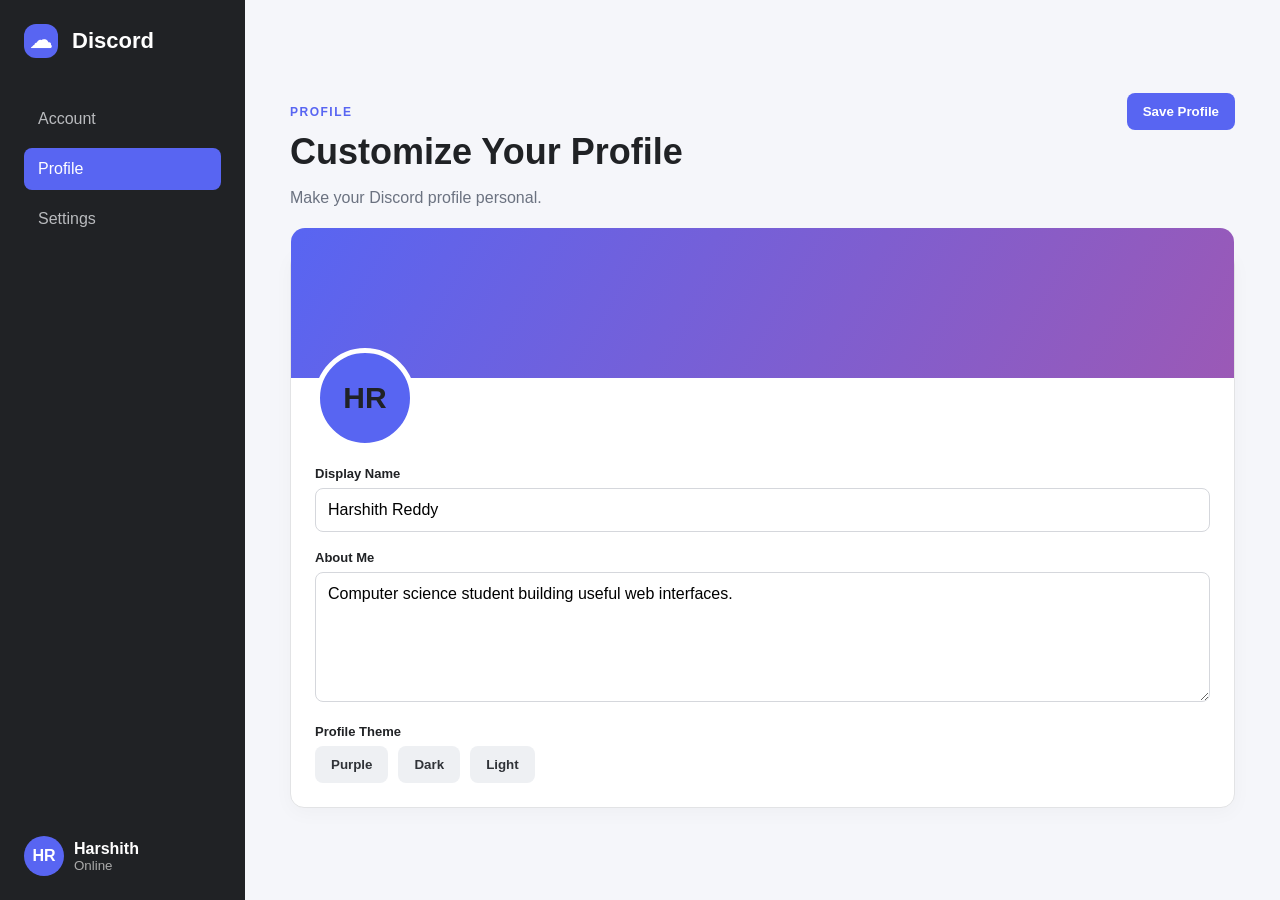
<file: harshith-account-settings/discord/profile.html>
<!DOCTYPE html>
<html lang="en">
<head>
    <meta charset="UTF-8">
    <meta name="viewport" content="width=device-width, initial-scale=1.0">

    <title>Discord - Profile</title>

    <link rel="stylesheet" href="style.css">
</head>

<body>

<div class="app">

    <aside class="sidebar">

        <div class="brand">
            <span class="logo">☁</span>
            Discord
        </div>

        <nav>
            <a href="index.html">Account</a>
            <a class="active" href="profile.html">Profile</a>
            <a href="settings.html">Settings</a>
        </nav>

        <div class="user">
            <div class="avatar">HR</div>

            <div>
                <b>Harshith</b>
                <small>Online</small>
            </div>
        </div>

    </aside>

    <main>

        <header>

            <div>
                <p class="eyebrow">PROFILE</p>

                <h1>Customize Your Profile</h1>

                <p>Make your Discord profile personal.</p>
            </div>

            <button class="primary"
                    onclick="saveProfile()">
                Save Profile
            </button>

        </header>

        <section class="card profile-editor">

            <div class="banner"></div>

            <div class="avatar huge">HR</div>

            <label>Display Name</label>

            <input id="displayName"
                   value="Harshith Reddy">

            <label>About Me</label>

            <textarea id="about">
Computer science student building useful web interfaces.
            </textarea>

            <label>Profile Theme</label>

            <div class="themes">

                <button onclick="setTheme('purple')">
                    Purple
                </button>

                <button onclick="setTheme('dark')">
                    Dark
                </button>

                <button onclick="setTheme('light')">
                    Light
                </button>

            </div>

        </section>

        <div id="toast"></div>

    </main>

</div>

<script src="script.js"></script>

</body>
</html>
</file>
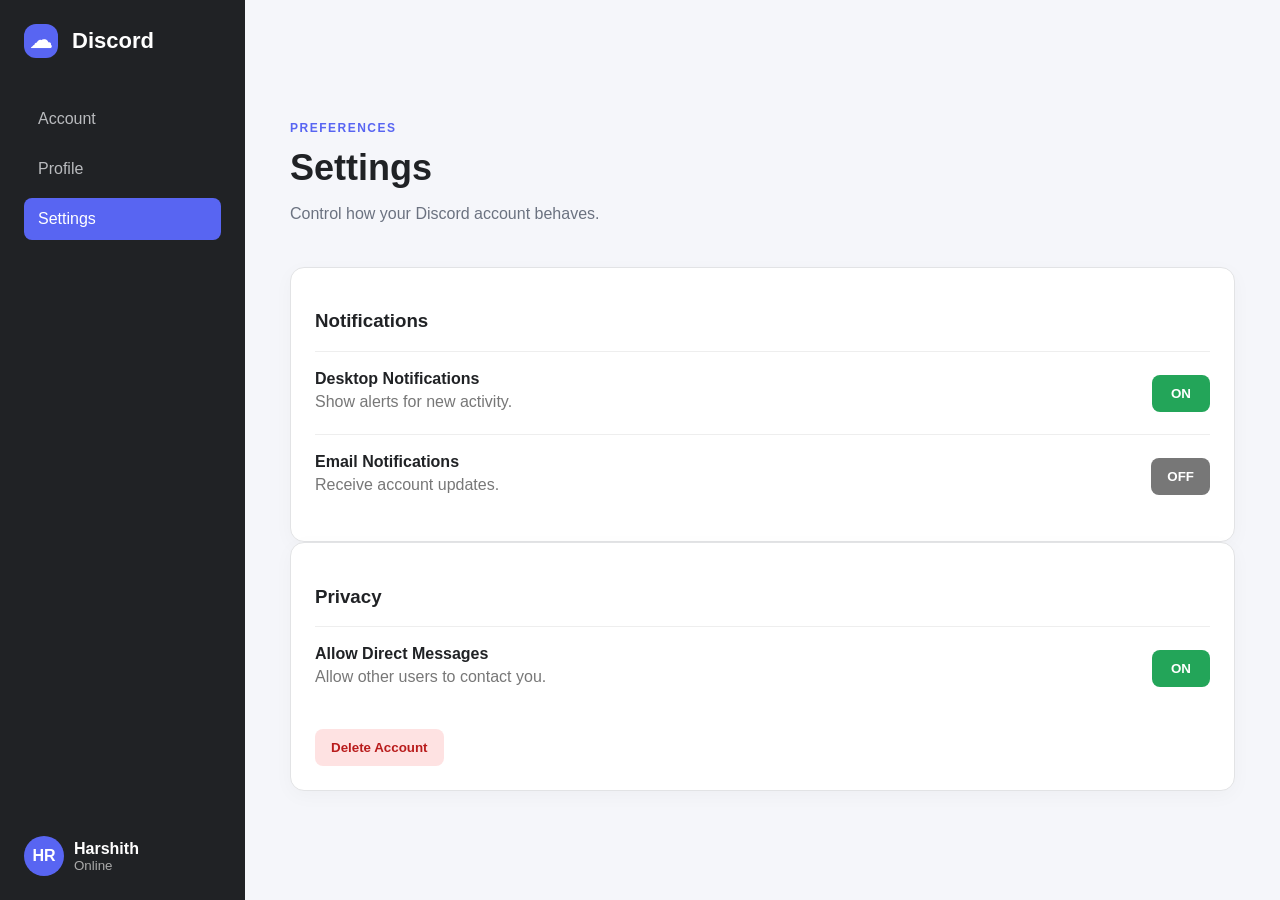
<file: harshith-account-settings/discord/settings.html>
<!DOCTYPE html>
<html lang="en">

<head>

    <meta charset="UTF-8">

    <meta name="viewport"
          content="width=device-width, initial-scale=1.0">

    <title>Discord - Settings</title>

    <link rel="stylesheet" href="style.css">

</head>

<body>

<div class="app">

    <aside class="sidebar">

        <div class="brand">
            <span class="logo">☁</span>
            Discord
        </div>

        <nav>

            <a href="index.html">
                Account
            </a>

            <a href="profile.html">
                Profile
            </a>

            <a class="active"
               href="settings.html">
                Settings
            </a>

        </nav>

        <div class="user">

            <div class="avatar">
                HR
            </div>

            <div>
                <b>Harshith</b>
                <small>Online</small>
            </div>

        </div>

    </aside>

    <main>

        <header>

            <div>

                <p class="eyebrow">
                    PREFERENCES
                </p>

                <h1>Settings</h1>

                <p>
                    Control how your Discord account behaves.
                </p>

            </div>

        </header>

        <section class="card">

            <h3>Notifications</h3>

            <div class="row">

                <div>
                    <b>Desktop Notifications</b>
                    <p>Show alerts for new activity.</p>
                </div>

                <button class="toggle on"
                        onclick="toggle(this)">
                    ON
                </button>

            </div>

            <div class="row">

                <div>
                    <b>Email Notifications</b>
                    <p>Receive account updates.</p>
                </div>

                <button class="toggle"
                        onclick="toggle(this)">
                    OFF
                </button>

            </div>

        </section>

        <section class="card">

            <h3>Privacy</h3>

            <div class="row">

                <div>
                    <b>Allow Direct Messages</b>
                    <p>Allow other users to contact you.</p>
                </div>

                <button class="toggle on"
                        onclick="toggle(this)">
                    ON
                </button>

            </div>

            <button class="danger"
                    onclick="confirmAction()">
                Delete Account
            </button>

        </section>

        <div id="toast"></div>

    </main>

</div>

<script src="script.js"></script>

</body>
</html>
</file>
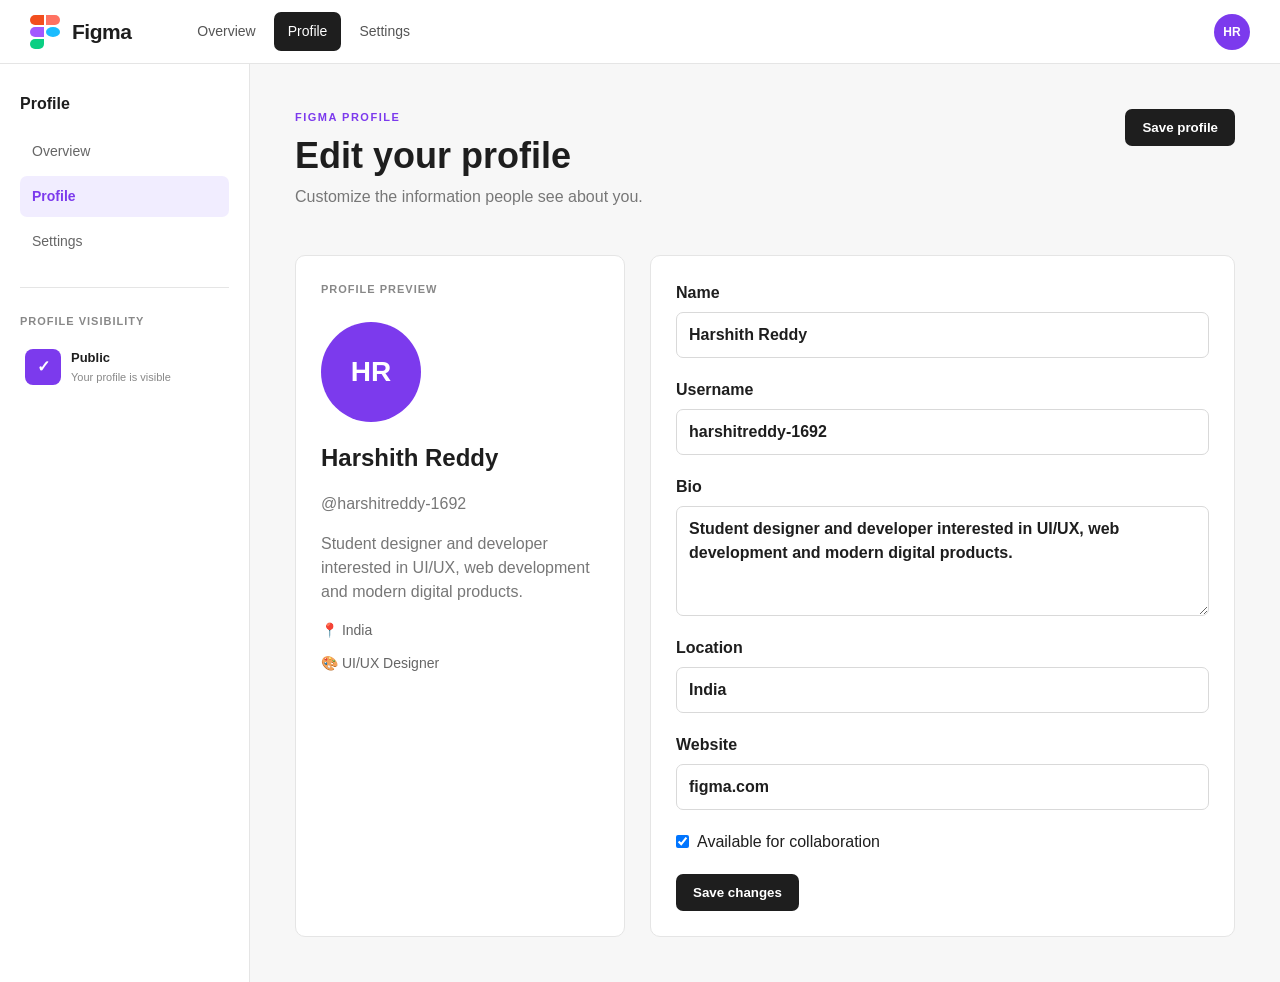
<file: harshith-account-settings/figma/profile.html>
<!DOCTYPE html>
<html lang="en">

<head>
    <meta charset="UTF-8">
    <meta name="viewport" content="width=device-width, initial-scale=1.0">

    <title>Figma Profile</title>

    <link rel="stylesheet" href="style.css">
</head>

<body>

<header class="topbar">

    <div class="figma-logo">
        <span></span>
        <span></span>
        <span></span>
        <span></span>
        <span></span>
    </div>

    <div class="brand">
        Figma
    </div>

    <nav>
        <a href="index.html">Overview</a>
        <a class="active" href="profile.html">Profile</a>
        <a href="settings.html">Settings</a>
    </nav>

    <div class="top-user">
        HR
    </div>

</header>


<div class="layout">

    <aside class="sidebar">

        <h3>Profile</h3>

        <a href="index.html">
            Overview
        </a>

        <a class="selected" href="profile.html">
            Profile
        </a>

        <a href="settings.html">
            Settings
        </a>

        <hr>

        <p class="side-title">
            Profile visibility
        </p>

        <div class="workspace">
            <div class="workspace-icon">
                ✓
            </div>

            <div>
                <strong>Public</strong>
                <small>Your profile is visible</small>
            </div>
        </div>

    </aside>


    <main>

        <section class="page-header">

            <div>

                <p class="eyebrow">
                    FIGMA PROFILE
                </p>

                <h1>
                    Edit your profile
                </h1>

                <p>
                    Customize the information people see about you.
                </p>

            </div>

            <button
                class="primary-button"
                onclick="saveProfile()">

                Save profile

            </button>

        </section>


        <section class="profile-editor">


            <!-- PROFILE PREVIEW -->

            <div class="editor-preview">

                <div class="preview-label">
                    PROFILE PREVIEW
                </div>

                <div class="profile-avatar">
                    HR
                </div>

                <h2 id="previewName">
                    Harshith Reddy
                </h2>

                <p id="previewUsername">
                    @harshitreddy-1692
                </p>

                <p id="previewBio">
                    Student designer and developer interested in
                    UI/UX, web development and modern digital products.
                </p>

                <div class="preview-line">
                    📍 India
                </div>

                <div class="preview-line">
                    🎨 UI/UX Designer
                </div>

            </div>


            <!-- FORM -->

            <div class="form-panel">

                <label>
                    Name

                    <input
                        type="text"
                        id="nameInput"
                        value="Harshith Reddy"
                        oninput="updatePreview()">
                </label>


                <label>
                    Username

                    <input
                        type="text"
                        id="usernameInput"
                        value="harshitreddy-1692"
                        oninput="updatePreview()">
                </label>


                <label>
                    Bio

                    <textarea
                        id="bioInput"
                        oninput="updatePreview()">Student designer and developer interested in UI/UX, web development and modern digital products.</textarea>

                </label>


                <label>
                    Location

                    <input
                        type="text"
                        value="India">
                </label>


                <label>
                    Website

                    <input
                        type="text"
                        value="figma.com">
                </label>


                <div class="checkbox-row">

                    <input
                        type="checkbox"
                        id="available"
                        checked>

                    <label for="available">
                        Available for collaboration
                    </label>

                </div>


                <button
                    class="primary-button"
                    onclick="saveProfile()">

                    Save changes

                </button>

            </div>

        </section>


        <div id="toast"></div>

    </main>

</div>


<script src="script.js"></script>

</body>

</html>
</file>
<file: harshith-account-settings/atlassian/style.css>
* {
    box-sizing: border-box;
}

body {
    margin: 0;
    font-family: Arial, sans-serif;
    background: #f7f8f9;
    color: #172b4d;
    display: flex;
}

aside {
    width: 240px;
    min-height: 100vh;
    background: white;
    border-right: 1px solid #dfe1e6;
    padding: 25px;
    display: flex;
    flex-direction: column;
}

.logo {
    width: 35px;
    height: 35px;
    background: #1868db;
    color: white;
    border-radius: 8px;
    display: grid;
    place-items: center;
    font-weight: bold;
    font-size: 20px;
    margin-bottom: 10px;
}

aside > b {
    font-size: 18px;
    margin-bottom: 35px;
}

nav {
    display: grid;
    gap: 6px;
}

nav a {
    color: #42526e;
    text-decoration: none;
    padding: 11px 12px;
    border-radius: 7px;
}

nav a.active,
nav a:hover {
    background: #deebff;
    color: #0c66e4;
}

.bottom {
    margin-top: auto;
    color: #172b4d;
}

.bottom small {
    color: #6b778c;
}

main {
    max-width: 1000px;
    width: 100%;
    margin: auto;
    padding: 50px 45px;
}

header {
    display: flex;
    justify-content: space-between;
    align-items: flex-start;
    margin-bottom: 30px;
}

header span {
    font-size: 11px;
    letter-spacing: 1.7px;
    color: #0c66e4;
    font-weight: bold;
}

h1 {
    font-size: 40px;
    margin: 9px 0;
}

header p {
    color: #6b778c;
}

.avatar {
    width: 40px;
    height: 40px;
    border-radius: 50%;
    background: #6554c0;
    color: white;
    display: grid;
    place-items: center;
    font-weight: bold;
}

.large {
    width: 85px;
    height: 85px;
    font-size: 25px;
}

.account {
    background: white;
    border: 1px solid #dfe1e6;
    border-radius: 10px;
    padding: 25px;
    display: flex;
    align-items: center;
    gap: 20px;
}

.account h2 {
    margin: 0;
}

.account p {
    color: #6b778c;
}

.status {
    background: #e3fcef;
    color: #006644;
    padding: 6px 10px;
    border-radius: 15px;
    font-size: 12px;
}

.account > a {
    margin-left: auto;
    color: #0c66e4;
    text-decoration: none;
    font-weight: bold;
}

.products,
.form,
.settings {
    background: white;
    border: 1px solid #dfe1e6;
    border-radius: 10px;
    padding: 25px;
    margin-top: 18px;
}

.products > div {
    display: grid;
    grid-template-columns: 1fr 2fr auto;
    align-items: center;
    padding: 17px 0;
    border-top: 1px solid #eee;
}

.products span {
    color: #6b778c;
}

.products button,
.form button {
    background: #0c66e4;
    color: white;
    border: 0;
    border-radius: 6px;
    padding: 10px 15px;
    font-weight: bold;
    cursor: pointer;
}

.form {
    max-width: 700px;
}

.form label {
    display: block;
    font-weight: bold;
    margin: 20px 0;
}

.form input {
    display: block;
    width: 100%;
    padding: 12px;
    margin-top: 7px;
    border: 1px solid #b7b9bc;
    border-radius: 6px;
    font: inherit;
}

.settings {
    padding: 0;
}

.settings > div {
    padding: 22px;
    border-bottom: 1px solid #eee;
    position: relative;
    padding-right: 90px;
}

.settings > div:last-child {
    border: 0;
}

.settings p {
    color: #6b778c;
}

.switch {
    position: absolute;
    right: 22px;
    top: 25px;
    border: 0;
    border-radius: 20px;
    padding: 8px 13px;
    background: #dfe1e6;
    cursor: pointer;
    font-weight: bold;
}

.switch.on {
    background: #36b37e;
    color: white;
}

.danger {
    margin-top: 20px;
    border: 0;
    background: #ffebe6;
    color: #bf2600;
    padding: 11px 16px;
    border-radius: 6px;
    cursor: pointer;
    font-weight: bold;
}

#toast {
    position: fixed;
    bottom: 25px;
    right: 25px;
    background: #172b4d;
    color: white;
    padding: 13px 18px;
    border-radius: 7px;
    display: none;
}

@media (max-width: 700px) {

    body {
        display: block;
    }

    aside {
        width: 100%;
        min-height: auto;
        padding: 18px;
    }

    aside > b {
        margin-bottom: 15px;
    }

    nav {
        display: flex;
        overflow: auto;
    }

    .bottom {
        display: none;
    }

    main {
        padding: 30px 18px;
    }

    h1 {
        font-size: 32px;
    }

    .account {
        flex-wrap: wrap;
    }

    .account > a {
        margin-left: 0;
    }

    .products > div {
        grid-template-columns: 1fr;
        gap: 7px;
    }
}
</file>
<file: harshith-account-settings/discord/style.css>
* {
    box-sizing: border-box;
}

body {
    margin: 0;
    font-family: Arial, sans-serif;
    background: #f5f6fa;
    color: #202225;
}

.app {
    display: flex;
    min-height: 100vh;
}

.sidebar {
    width: 245px;
    background: #202225;
    color: white;
    padding: 24px;
    display: flex;
    flex-direction: column;
}

.brand {
    font-size: 22px;
    font-weight: bold;
    margin-bottom: 40px;
}

.logo {
    display: inline-grid;
    place-items: center;
    width: 34px;
    height: 34px;
    background: #5865f2;
    border-radius: 12px;
    margin-right: 8px;
}

.sidebar nav {
    display: grid;
    gap: 8px;
}

.sidebar a {
    color: #b9bbbe;
    text-decoration: none;
    padding: 12px 14px;
    border-radius: 8px;
}

.sidebar a:hover,
.sidebar a.active {
    background: #5865f2;
    color: white;
}

.user {
    margin-top: auto;
    display: flex;
    gap: 10px;
    align-items: center;
}

.user small {
    display: block;
    color: #aaa;
}

.avatar {
    width: 40px;
    height: 40px;
    border-radius: 50%;
    background: #5865f2;
    display: grid;
    place-items: center;
    font-weight: bold;
}

.big {
    width: 90px;
    height: 90px;
    font-size: 25px;
    margin: auto;
}

.huge {
    width: 100px;
    height: 100px;
    font-size: 30px;
    border: 5px solid white;
    margin-top: -50px;
}

main {
    flex: 1;
    padding: 45px;
    max-width: 1200px;
    margin: auto;
    width: 100%;
}

header {
    display: flex;
    justify-content: space-between;
    gap: 20px;
    align-items: flex-start;
    margin-bottom: 28px;
}

h1 {
    font-size: 36px;
    margin: 5px 0;
}

header p {
    color: #6b7280;
}

.eyebrow {
    font-size: 12px;
    font-weight: bold;
    color: #5865f2;
    letter-spacing: 1.5px;
}

.grid {
    display: grid;
    grid-template-columns: 1fr 1.5fr;
    gap: 18px;
}

.wide {
    grid-column: 1 / -1;
}

.card {
    background: white;
    border: 1px solid #e2e3e5;
    border-radius: 14px;
    padding: 24px;
    box-shadow: 0 5px 20px #00000008;
}

.profile-card {
    text-align: center;
}

.profile-card .button {
    display: block;
    margin-top: 20px;
}

.badge {
    display: inline-block;
    color: #23a559;
    background: #e7f8ef;
    padding: 6px 10px;
    border-radius: 20px;
    font-size: 13px;
}

label {
    display: block;
    font-weight: bold;
    font-size: 13px;
    margin: 18px 0 7px;
}

input,
textarea {
    width: 100%;
    padding: 12px;
    border: 1px solid #d5d7dc;
    border-radius: 8px;
    font: inherit;
}

textarea {
    min-height: 130px;
    resize: vertical;
}

.primary,
.secondary,
.button,
.danger,
.toggle,
.themes button {
    border: 0;
    border-radius: 8px;
    padding: 11px 16px;
    font-weight: bold;
    cursor: pointer;
}

.primary {
    background: #5865f2;
    color: white;
}

.secondary,
.button,
.themes button {
    background: #eef0f3;
    color: #303338;
}

.danger {
    background: #fee2e2;
    color: #b91c1c;
    margin-top: 20px;
}

.row {
    display: flex;
    justify-content: space-between;
    align-items: center;
    border-top: 1px solid #eee;
    padding: 18px 0;
}

.row p {
    margin: 5px 0;
    color: #777;
}

.toggle {
    background: #777;
    color: white;
    min-width: 58px;
}

.toggle.on {
    background: #23a559;
}

.banner {
    height: 150px;
    background: linear-gradient(120deg, #5865f2, #9b59b6);
    border-radius: 14px 14px 0 0;
    margin: -24px -24px 20px;
}

.profile-editor {
    padding-top: 0;
}

.themes {
    display: flex;
    gap: 10px;
}

#toast {
    position: fixed;
    right: 25px;
    bottom: 25px;
    background: #202225;
    color: white;
    padding: 13px 18px;
    border-radius: 9px;
    display: none;
}

@media (max-width: 750px) {

    .app {
        display: block;
    }

    .sidebar {
        width: 100%;
        min-height: auto;
    }

    .sidebar nav {
        display: flex;
    }

    .user {
        margin-top: 20px;
    }

    main {
        padding: 25px;
    }

    .grid {
        grid-template-columns: 1fr;
    }

    header {
        display: block;
    }

    .wide {
        grid-column: auto;
    }
}
</file>
<file: harshith-account-settings/figma/style.css>
/* =========================================
   FIGMA ACCOUNT & SETTINGS UI
   Used by:
   - index.html
   - profile.html
   - settings.html
========================================= */


/* =========================================
   RESET
========================================= */

* {
    box-sizing: border-box;
}

html {
    scroll-behavior: smooth;
}

body {
    margin: 0;
    font-family: Arial, Helvetica, sans-serif;
    background: #f7f7f7;
    color: #1e1e1e;
    line-height: 1.5;
}


/* =========================================
   TOP NAVIGATION
========================================= */

.topbar {
    height: 64px;

    background: #ffffff;

    border-bottom: 1px solid #e5e5e5;

    display: flex;
    align-items: center;

    padding: 0 30px;

    gap: 12px;

    position: sticky;
    top: 0;

    z-index: 100;
}


/* Figma Logo */

.figma-logo {
    width: 30px;
    height: 34px;

    display: grid;

    grid-template-columns: 1fr 1fr;
    grid-template-rows: repeat(3, 1fr);

    gap: 2px;
}

.figma-logo span {
    display: block;
}


/* Logo colors */

.figma-logo span:nth-child(1) {
    background: #f24e1e;
    border-radius: 8px 0 0 8px;
}

.figma-logo span:nth-child(2) {
    background: #ff7262;
    border-radius: 0 8px 8px 0;
}

.figma-logo span:nth-child(3) {
    background: #a259ff;
    border-radius: 8px 0 0 8px;
}

.figma-logo span:nth-child(4) {
    background: #1abcfe;
    border-radius: 50%;
}

.figma-logo span:nth-child(5) {
    background: #0acf83;
    border-radius: 8px 0 8px 8px;
}


.brand {
    font-size: 21px;

    font-weight: 700;

    letter-spacing: -0.5px;
}


/* Top navigation */

.topbar nav {
    display: flex;

    gap: 4px;

    margin-left: 40px;
}


.topbar nav a {
    text-decoration: none;

    color: #555555;

    padding: 9px 14px;

    border-radius: 7px;

    font-size: 14px;

    transition: 0.2s;
}


.topbar nav a:hover {
    background: #f1f1f1;

    color: #1e1e1e;
}


.topbar nav a.active {
    background: #1e1e1e;

    color: #ffffff;
}


/* User avatar */

.top-user {
    margin-left: auto;

    width: 36px;
    height: 36px;

    border-radius: 50%;

    background: #7c3aed;

    color: #ffffff;

    display: grid;

    place-items: center;

    font-size: 12px;

    font-weight: bold;
}


/* =========================================
   PAGE LAYOUT
========================================= */

.layout {
    display: flex;

    min-height: calc(100vh - 64px);
}


/* =========================================
   SIDEBAR
========================================= */

.sidebar {
    width: 250px;

    background: #ffffff;

    border-right: 1px solid #e5e5e5;

    padding: 28px 20px;

    flex-shrink: 0;
}


.sidebar h3 {
    margin: 0 0 15px;

    font-size: 16px;
}


.sidebar a {
    display: block;

    color: #666666;

    text-decoration: none;

    padding: 10px 12px;

    margin: 4px 0;

    border-radius: 7px;

    font-size: 14px;

    transition: 0.2s;
}


.sidebar a:hover {
    background: #f1f1f1;

    color: #1e1e1e;
}


.sidebar a.selected {
    background: #f1edff;

    color: #7c3aed;

    font-weight: 600;
}


.sidebar hr {
    border: 0;

    border-top: 1px solid #e5e5e5;

    margin: 25px 0;
}


.side-title {
    color: #888888;

    font-size: 11px;

    text-transform: uppercase;

    font-weight: bold;

    letter-spacing: 1px;

    margin-bottom: 8px;
}


/* Workspace */

.workspace {
    display: flex;

    align-items: center;

    gap: 10px;

    padding: 10px 5px;
}


.workspace-icon {
    width: 36px;
    height: 36px;

    background: #7c3aed;

    color: #ffffff;

    border-radius: 8px;

    display: grid;

    place-items: center;

    font-weight: bold;
}


.workspace strong {
    display: block;

    font-size: 13px;
}


.workspace small {
    display: block;

    color: #888888;

    font-size: 11px;

    margin-top: 2px;
}


/* =========================================
   MAIN CONTENT
========================================= */

main {
    flex: 1;

    width: 100%;

    max-width: 1100px;

    margin: 0 auto;

    padding: 45px;
}


/* =========================================
   PAGE HEADER
========================================= */

.page-header {
    display: flex;

    justify-content: space-between;

    align-items: flex-start;

    gap: 20px;

    margin-bottom: 30px;
}


.eyebrow {
    color: #7c3aed;

    font-size: 11px;

    font-weight: bold;

    letter-spacing: 1.5px;

    margin: 0 0 5px;
}


h1 {
    font-size: 36px;

    line-height: 1.2;

    margin: 8px 0;
}


.page-header > div > p:last-child {
    color: #777777;

    margin-top: 8px;
}


/* =========================================
   BUTTONS
========================================= */

.primary-button,
.edit-button {
    background: #1e1e1e;

    color: #ffffff;

    border: 0;

    border-radius: 7px;

    padding: 11px 17px;

    font-weight: 600;

    text-decoration: none;

    cursor: pointer;

    display: inline-block;

    transition: 0.2s;
}


.primary-button:hover,
.edit-button:hover {
    background: #444444;

    transform: translateY(-1px);
}


.secondary-button {
    background: #ffffff;

    color: #1e1e1e;

    border: 1px solid #d9d9d9;

    border-radius: 7px;

    padding: 9px 15px;

    cursor: pointer;

    font-weight: 600;
}


.secondary-button:hover {
    background: #f5f5f5;
}


/* =========================================
   PROFILE SUMMARY / INDEX PAGE
========================================= */

.profile-card,
.profile-summary {
    background: #ffffff;

    border: 1px solid #e5e5e5;

    border-radius: 10px;

    padding: 25px;

    display: flex;

    gap: 25px;

    align-items: flex-start;

    margin-bottom: 20px;
}


/* Avatar */

.avatar {
    width: 100px;
    height: 100px;

    border-radius: 50%;

    background: #7c3aed;

    color: #ffffff;

    display: grid;

    place-items: center;

    font-size: 28px;

    font-weight: bold;

    flex-shrink: 0;
}


.avatar.large {
    width: 100px;
    height: 100px;

    font-size: 30px;
}


.profile-info h2 {
    margin: 0 0 4px;

    font-size: 24px;
}


.username {
    color: #888888;

    margin: 0 0 12px;
}


.profile-info > p {
    color: #666666;

    max-width: 700px;
}


/* Profile tags */

.tags,
.profile-tags {
    display: flex;

    flex-wrap: wrap;

    gap: 8px;

    margin-top: 15px;
}


.tags span,
.profile-tags span {
    border: 1px solid #dddddd;

    border-radius: 20px;

    padding: 5px 11px;

    font-size: 12px;

    color: #666666;

    background: #ffffff;
}


/* =========================================
   DASHBOARD CARDS
========================================= */

.cards {
    display: grid;

    grid-template-columns: repeat(3, 1fr);

    gap: 16px;

    margin-bottom: 25px;
}


.card {
    background: #ffffff;

    border: 1px solid #e5e5e5;

    border-radius: 10px;

    padding: 22px;

    transition: 0.2s;
}


.card:hover {
    transform: translateY(-2px);

    border-color: #cfcfcf;

    box-shadow: 0 5px 18px rgba(0, 0, 0, 0.05);
}


.card-icon {
    width: 42px;
    height: 42px;

    background: #f1edff;

    color: #7c3aed;

    border-radius: 8px;

    display: grid;

    place-items: center;

    font-size: 20px;

    margin-bottom: 15px;
}


.card h3 {
    margin: 0 0 8px;

    font-size: 18px;
}


.card p {
    color: #777777;

    line-height: 1.5;

    min-height: 65px;
}


.card a {
    color: #7c3aed;

    text-decoration: none;

    font-weight: 600;

    font-size: 14px;
}


.card a:hover {
    text-decoration: underline;
}


.card button {
    border: 0;

    background: transparent;

    padding: 0;

    color: #7c3aed;

    font-size: 14px;

    font-weight: 600;

    cursor: pointer;
}


/* =========================================
   RECENT ACTIVITY
========================================= */

.recent,
.activity {
    background: #ffffff;

    border: 1px solid #e5e5e5;

    border-radius: 10px;

    padding: 25px;
}


.section-heading {
    display: flex;

    justify-content: space-between;

    align-items: center;

    gap: 20px;

    margin-bottom: 15px;
}


.section-heading h2 {
    margin: 0 0 5px;

    font-size: 21px;
}


.section-heading p {
    color: #777777;

    margin: 0;
}


.section-heading button {
    background: #ffffff;

    border: 1px solid #dddddd;

    padding: 8px 14px;

    border-radius: 6px;

    cursor: pointer;
}


.section-heading button:hover {
    background: #f5f5f5;
}


.activity-item {
    display: grid;

    grid-template-columns: 40px 1fr auto;

    gap: 12px;

    align-items: center;

    padding: 17px 0;

    border-top: 1px solid #eeeeee;
}


.activity-icon {
    width: 34px;
    height: 34px;

    border-radius: 50%;

    background: #f1edff;

    color: #7c3aed;

    display: grid;

    place-items: center;
}


.activity-item strong {
    font-size: 14px;
}


.activity-item p {
    margin: 5px 0 0;

    color: #777777;

    font-size: 14px;
}


.activity-item small {
    color: #888888;
}


/* =========================================
   PROFILE EDITOR PAGE
========================================= */

.profile-editor {
    display: grid;

    grid-template-columns: 330px 1fr;

    gap: 25px;
}


.editor-preview,
.form-panel {
    background: #ffffff;

    border: 1px solid #e5e5e5;

    border-radius: 10px;

    padding: 25px;
}


.preview-label {
    color: #888888;

    font-size: 11px;

    font-weight: bold;

    letter-spacing: 1px;

    margin-bottom: 25px;
}


.profile-avatar {
    width: 100px;
    height: 100px;

    background: #7c3aed;

    color: white;

    border-radius: 50%;

    display: grid;

    place-items: center;

    font-size: 28px;

    font-weight: bold;

    margin-bottom: 18px;
}


.editor-preview h2 {
    margin: 0 0 5px;
}


.editor-preview > p {
    color: #777777;

    line-height: 1.5;
}


.preview-line {
    margin-top: 12px;

    color: #666666;

    font-size: 14px;
}


/* =========================================
   FORM
========================================= */

.form-panel label {
    display: block;

    font-weight: 600;

    margin-bottom: 20px;
}


.form-panel input,
.form-panel textarea,
.form-panel select,
select {
    display: block;

    width: 100%;

    margin-top: 7px;

    padding: 10px 12px;

    border: 1px solid #d9d9d9;

    border-radius: 7px;

    background: #ffffff;

    color: #1e1e1e;

    font: inherit;

    outline: none;
}


.form-panel input:focus,
.form-panel textarea:focus,
.form-panel select:focus,
select:focus {
    border-color: #7c3aed;

    box-shadow: 0 0 0 3px rgba(124, 58, 237, 0.1);
}


.form-panel textarea {
    height: 110px;

    resize: vertical;
}


.checkbox-row {
    display: flex;

    align-items: center;

    gap: 8px;

    margin-bottom: 20px;
}


.checkbox-row input {
    width: auto;

    margin: 0;
}


.checkbox-row label {
    margin: 0;

    font-weight: normal;
}


/* =========================================
   SETTINGS PAGE
========================================= */

.settings-section {
    margin-bottom: 38px;

    scroll-margin-top: 85px;
}


.settings-title {
    margin-bottom: 12px;
}


.settings-title h2 {
    margin: 0 0 5px;

    font-size: 22px;
}


.settings-title p {
    color: #777777;

    margin: 0;
}


/* Individual setting */

.setting-card {
    background: #ffffff;

    border: 1px solid #e5e5e5;

    padding: 20px;

    display: flex;

    align-items: center;

    justify-content: space-between;

    gap: 20px;
}


.setting-card:first-of-type {
    border-radius: 10px 10px 0 0;
}


.setting-card:last-child {
    border-radius: 0 0 10px 10px;
}


.setting-card + .setting-card {
    border-top: 0;
}


.setting-card h3 {
    margin: 0 0 5px;

    font-size: 15px;
}


.setting-card p {
    color: #777777;

    margin: 0;

    font-size: 14px;
}


/* Select in settings */

.setting-card select {
    width: 150px;

    margin: 0;
}


/* Toggle */

.toggle {
    min-width: 62px;

    border: 0;

    border-radius: 20px;

    padding: 8px 14px;

    background: #999999;

    color: #ffffff;

    font-weight: bold;

    cursor: pointer;

    transition: 0.2s;
}


.toggle:hover {
    opacity: 0.85;
}


.toggle.on {
    background: #7c3aed;
}


/* =========================================
   TOAST MESSAGE
========================================= */

#toast {
    position: fixed;

    right: 25px;

    bottom: 25px;

    background: #1e1e1e;

    color: #ffffff;

    padding: 13px 18px;

    border-radius: 7px;

    display: none;

    z-index: 999;

    box-shadow: 0 5px 20px rgba(0, 0, 0, 0.2);

    font-size: 14px;
}


/* =========================================
   RESPONSIVE TABLET
========================================= */

@media (max-width: 900px) {

    .layout {
        display: block;
    }


    .sidebar {
        width: 100%;

        border-right: 0;

        border-bottom: 1px solid #e5e5e5;

        padding: 18px 20px;
    }


    .sidebar a {
        display: inline-block;

        margin-right: 4px;
    }


    .sidebar hr {
        margin: 15px 0;
    }


    main {
        max-width: none;

        padding: 30px;
    }


    .cards {
        grid-template-columns: 1fr;
    }


    .profile-editor {
        grid-template-columns: 1fr;
    }
}


/* =========================================
   RESPONSIVE MOBILE
========================================= */

@media (max-width: 600px) {

    .topbar {
        height: auto;

        min-height: 64px;

        padding: 12px 15px;

        flex-wrap: wrap;
    }


    .brand {
        display: none;
    }


    .topbar nav {
        margin-left: 5px;

        flex: 1;
    }


    .topbar nav a {
        font-size: 12px;

        padding: 8px 9px;
    }


    .top-user {
        width: 32px;

        height: 32px;
    }


    main {
        padding: 20px 15px;
    }


    .page-header {
        display: block;

        margin-bottom: 25px;
    }


    .page-header .primary-button,
    .page-header .edit-button {
        margin-top: 15px;
    }


    h1 {
        font-size: 29px;
    }


    .profile-card,
    .profile-summary {
        display: block;

        padding: 20px;
    }


    .profile-card .avatar,
    .profile-summary .avatar {
        margin-bottom: 15px;
    }


    .recent,
    .activity {
        padding: 18px;
    }


    .section-heading {
        align-items: flex-start;
    }


    .activity-item {
        grid-template-columns: 35px 1fr;
    }


    .activity-item small {
        display: none;
    }


    .setting-card {
        align-items: flex-start;

        flex-direction: column;
    }


    .setting-card select {
        width: 100%;
    }


    .profile-editor {
        grid-template-columns: 1fr;
    }


    .editor-preview,
    .form-panel {
        padding: 20px;
    }
}
</file>
<file: harshith-account-settings/github/style.css>
* {
    box-sizing: border-box;
}

body {
    margin: 0;
    font-family: -apple-system, BlinkMacSystemFont,
        "Segoe UI", Arial, sans-serif;

    background: #f6f8fa;
    color: #1f2328;
}


/* TOP NAVIGATION */

.topbar {
    height: 64px;

    background: #25292e;
    color: white;

    display: flex;
    align-items: center;

    padding: 0 30px;

    gap: 12px;
}

.github-logo {
    width: 34px;
    height: 34px;

    background: white;
    color: #25292e;

    border-radius: 50%;

    display: grid;
    place-items: center;

    font-weight: bold;
}

.brand {
    font-size: 20px;
    font-weight: bold;
}

.topbar nav {
    display: flex;
    gap: 5px;

    margin-left: 40px;
}

.topbar nav a {
    color: #e6edf3;

    text-decoration: none;

    padding: 9px 14px;

    border-radius: 6px;
}

.topbar nav a:hover,
.topbar nav a.active {
    background: #444c56;
}

.top-user {
    margin-left: auto;

    width: 34px;
    height: 34px;

    border-radius: 50%;

    background: #238636;

    display: grid;
    place-items: center;

    font-size: 12px;
    font-weight: bold;
}


/* LAYOUT */

.layout {
    display: flex;

    min-height: calc(100vh - 64px);
}


/* SIDEBAR */

.sidebar {
    width: 250px;

    background: white;

    border-right: 1px solid #d0d7de;

    padding: 28px 20px;
}

.sidebar h3 {
    margin-top: 0;

    font-size: 16px;
}

.sidebar a {
    display: block;

    color: #57606a;

    text-decoration: none;

    padding: 10px 12px;

    border-radius: 6px;

    margin: 4px 0;
}

.sidebar a:hover,
.sidebar a.selected {
    background: #ddf4ff;
    color: #0969da;
    font-weight: 600;
}

.sidebar hr {
    border: 0;
    border-top: 1px solid #d8dee4;

    margin: 25px 0;
}

.side-title {
    font-size: 12px;

    color: #656d76;

    text-transform: uppercase;

    font-weight: bold;
}

.status {
    color: #1a7f37;

    font-size: 14px;
}

.status span {
    display: inline-block;

    width: 9px;
    height: 9px;

    border-radius: 50%;

    background: #1a7f37;

    margin-right: 6px;
}

.visibility {
    display: inline-block;

    background: #dafbe1;

    color: #1a7f37;

    padding: 6px 10px;

    border-radius: 15px;

    font-size: 12px;

    font-weight: bold;
}


/* MAIN */

main {
    flex: 1;

    max-width: 1100px;

    margin: auto;

    padding: 45px;
}

.page-header {
    display: flex;

    justify-content: space-between;

    align-items: flex-start;

    margin-bottom: 30px;
}

.eyebrow {
    color: #0969da;

    font-size: 11px;

    font-weight: bold;

    letter-spacing: 1.5px;
}

h1 {
    font-size: 36px;

    margin: 8px 0;
}

.page-header p {
    color: #656d76;
}


/* BUTTONS */

.primary-button,
.edit-button,
.secondary-button {
    border: 0;

    border-radius: 6px;

    padding: 10px 16px;

    font-weight: 600;

    cursor: pointer;

    text-decoration: none;

    display: inline-block;
}

.primary-button,
.edit-button {
    background: #1f883d;

    color: white;
}

.primary-button:hover,
.edit-button:hover {
    background: #1a7f37;
}

.secondary-button {
    background: #f6f8fa;

    border: 1px solid #d0d7de;

    color: #24292f;
}


/* PROFILE SUMMARY */

.profile-summary {
    background: white;

    border: 1px solid #d0d7de;

    border-radius: 8px;

    padding: 25px;

    display: flex;

    gap: 25px;

    align-items: flex-start;

    margin-bottom: 20px;
}

.avatar {
    width: 50px;
    height: 50px;

    border-radius: 50%;

    background: #0969da;

    color: white;

    display: grid;
    place-items: center;

    font-weight: bold;
}

.avatar.large {
    width: 100px;
    height: 100px;

    font-size: 30px;

    flex-shrink: 0;
}

.profile-info h2 {
    margin: 0;
}

.username {
    color: #656d76;
}

.profile-info > p {
    max-width: 700px;

    color: #57606a;

    line-height: 1.5;
}

.profile-tags {
    display: flex;

    gap: 8px;

    flex-wrap: wrap;
}

.profile-tags span {
    border: 1px solid #d0d7de;

    border-radius: 20px;

    padding: 5px 10px;

    font-size: 12px;

    color: #57606a;
}


/* CARDS */

.cards {
    display: grid;

    grid-template-columns: repeat(3, 1fr);

    gap: 16px;

    margin-bottom: 25px;
}

.card {
    background: white;

    border: 1px solid #d0d7de;

    border-radius: 8px;

    padding: 22px;
}

.card-icon {
    width: 40px;
    height: 40px;

    border-radius: 8px;

    background: #ddf4ff;

    color: #0969da;

    display: grid;
    place-items: center;

    font-size: 20px;
}

.card h3 {
    margin-bottom: 8px;
}

.card p {
    color: #656d76;

    line-height: 1.5;
}

.card a {
    color: #0969da;

    text-decoration: none;

    font-weight: 600;
}

.active-text {
    color: #1a7f37;
}


/* ACTIVITY */

.activity {
    background: white;

    border: 1px solid #d0d7de;

    border-radius: 8px;

    padding: 25px;
}

.section-heading {
    display: flex;

    justify-content: space-between;

    align-items: center;

    margin-bottom: 15px;
}

.section-heading h2 {
    margin-bottom: 5px;
}

.section-heading p {
    color: #656d76;
}

.section-heading button {
    border: 1px solid #d0d7de;

    background: white;

    padding: 8px 14px;

    border-radius: 6px;

    cursor: pointer;
}

.activity-item {
    display: grid;

    grid-template-columns: 40px 1fr auto;

    gap: 12px;

    align-items: center;

    padding: 17px 0;

    border-top: 1px solid #d8dee4;
}

.activity-icon {
    width: 34px;
    height: 34px;

    border-radius: 50%;

    background: #dafbe1;

    color: #1a7f37;

    display: grid;
    place-items: center;
}

.activity-item p {
    margin: 5px 0;

    color: #656d76;

    font-size: 14px;
}

.activity-item small {
    color: #656d76;
}


/* PROFILE EDITOR */

.profile-editor {
    display: grid;

    grid-template-columns: 330px 1fr;

    gap: 25px;
}

.editor-preview,
.form-panel {
    background: white;

    border: 1px solid #d0d7de;

    border-radius: 8px;

    padding: 25px;
}

.preview-label {
    font-size: 11px;

    color: #656d76;

    font-weight: bold;

    letter-spacing: 1px;

    margin-bottom: 25px;
}

.profile-avatar {
    width: 100px;
    height: 100px;

    font-size: 28px;

    margin-bottom: 18px;
}

.editor-preview h2 {
    margin-bottom: 5px;
}

.editor-preview p {
    color: #656d76;

    line-height: 1.5;
}

.preview-line {
    margin-top: 12px;

    color: #57606a;

    font-size: 14px;
}

.form-panel label {
    display: block;

    font-weight: 600;

    margin-bottom: 20px;
}

.form-panel input,
.form-panel textarea,
select {
    display: block;

    width: 100%;

    margin-top: 7px;

    padding: 10px;

    border: 1px solid #d0d7de;

    border-radius: 6px;

    background: white;

    font: inherit;
}

.form-panel textarea {
    height: 110px;

    resize: vertical;
}

.checkbox-row {
    display: flex;

    align-items: center;

    gap: 8px;

    margin-bottom: 20px;
}

.checkbox-row input {
    width: auto;

    margin: 0;
}

.checkbox-row label {
    margin: 0;
}


/* SETTINGS */

.settings-section {
    margin-bottom: 35px;
}

.settings-title {
    margin-bottom: 12px;
}

.settings-title h2 {
    margin-bottom: 5px;
}

.settings-title p {
    color: #656d76;
}

.setting-card {
    background: white;

    border: 1px solid #d0d7de;

    padding: 20px;

    display: flex;

    align-items: center;

    justify-content: space-between;

    gap: 20px;
}

.setting-card:first-of-type {
    border-radius: 8px 8px 0 0;
}

.setting-card:last-child {
    border-radius: 0 0 8px 8px;
}

.setting-card + .setting-card {
    border-top: 0;
}

.setting-card h3 {
    margin: 0 0 5px;
}

.setting-card p {
    color: #656d76;

    margin: 0;
}

.toggle {
    min-width: 60px;

    border: 0;

    border-radius: 20px;

    padding: 8px 14px;

    background: #8c959f;

    color: white;

    font-weight: bold;

    cursor: pointer;
}

.toggle.on {
    background: #1a7f37;
}


/* TOAST */

#toast {
    position: fixed;

    right: 25px;
    bottom: 25px;

    background: #24292f;

    color: white;

    padding: 13px 18px;

    border-radius: 7px;

    display: none;

    box-shadow: 0 5px 20px #0003;
}


/* RESPONSIVE */

@media (max-width: 850px) {

    .layout {
        display: block;
    }

    .sidebar {
        width: 100%;

        border-right: 0;

        border-bottom: 1px solid #d0d7de;
    }

    .sidebar a {
        display: inline-block;
    }

    main {
        padding: 25px;
    }

    .cards {
        grid-template-columns: 1fr;
    }

    .profile-editor {
        grid-template-columns: 1fr;
    }

}


@media (max-width: 600px) {

    .topbar {
        padding: 0 15px;
    }

    .topbar nav {
        margin-left: 10px;
    }

    .topbar nav a {
        font-size: 12px;

        padding: 8px;
    }

    .brand {
        display: none;
    }

    .page-header {
        display: block;
    }

    .page-header .edit-button,
    .page-header .primary-button {
        margin-top: 15px;
    }

    .profile-summary {
        display: block;
    }

    .profile-summary .avatar {
        margin-bottom: 15px;
    }

    h1 {
        font-size: 30px;
    }

    .setting-card {
        align-items: flex-start;
    }

}
</file>
<file: harshith-account-settings/trello/style.css>
* {
    box-sizing: border-box;
}

body {
    margin: 0;
    background: #f4f5f7;
    color: #172b4d;
    font-family: Arial, sans-serif;
}

header {
    height: 64px;
    background: #0c66e4;
    color: white;
    display: flex;
    align-items: center;
    padding: 0 5%;
    gap: 30px;
}

.brand {
    font-size: 22px;
    font-weight: bold;
}

nav {
    display: flex;
    gap: 6px;
    margin: auto;
}

nav a {
    color: #eaf2ff;
    text-decoration: none;
    padding: 9px 13px;
    border-radius: 6px;
}

nav a.active,
nav a:hover {
    background: #ffffff2b;
}

.avatar {
    width: 34px;
    height: 34px;
    border-radius: 50%;
    background: #ffab00;
    color: #172b4d;
    display: grid;
    place-items: center;
    font-size: 12px;
    font-weight: bold;
}

.xl {
    width: 80px;
    height: 80px;
    font-size: 24px;
}

main {
    max-width: 950px;
    margin: auto;
    padding: 0 25px;
}

.welcome {
    padding: 50px 0 30px;
}

.welcome span {
    font-size: 11px;
    font-weight: bold;
    letter-spacing: 1.8px;
    color: #5e6c84;
}

.welcome h1 {
    font-size: 38px;
    margin: 10px 0;
}

.welcome p {
    color: #5e6c84;
}

.board,
.formcard,
.settings {
    background: white;
    border-radius: 10px;
    padding: 25px;
    box-shadow: 0 3px 10px #091e4226;
}

.member {
    display: flex;
    align-items: center;
    gap: 20px;
}

.member h2 {
    margin: 0;
}

.member p {
    color: #5e6c84;
}

.pill {
    background: #deebff;
    color: #0c66e4;
    padding: 6px 9px;
    border-radius: 15px;
    font-size: 12px;
}

.actions {
    display: flex;
    gap: 10px;
    margin-top: 25px;
}

.actions a,
.formcard button {
    background: #0c66e4;
    color: white;
    padding: 11px 15px;
    border-radius: 6px;
    text-decoration: none;
    border: 0;
    cursor: pointer;
    font-weight: bold;
}

.stats {
    display: grid;
    grid-template-columns: repeat(3, 1fr);
    gap: 15px;
    margin-top: 18px;
}

.stats div {
    background: white;
    padding: 22px;
    border-radius: 10px;
}

.stats b {
    font-size: 28px;
    display: block;
}

.stats span {
    color: #5e6c84;
}

.formcard {
    max-width: 700px;
}

.formcard label {
    display: block;
    font-weight: bold;
    margin: 18px 0;
}

.formcard input,
.formcard textarea {
    display: block;
    width: 100%;
    padding: 12px;
    margin-top: 7px;
    border: 1px solid #dfe1e6;
    border-radius: 6px;
    font: inherit;
}

.formcard textarea {
    height: 100px;
}

.settings {
    padding: 0;
}

.setting {
    display: flex;
    justify-content: space-between;
    align-items: center;
    padding: 22px;
    border-bottom: 1px solid #eee;
}

.setting:last-child {
    border: 0;
}

.setting p {
    color: #5e6c84;
    margin: 6px 0;
}

.switch {
    border: 0;
    background: #dfe1e6;
    color: #42526e;
    border-radius: 20px;
    padding: 8px 13px;
    font-weight: bold;
    cursor: pointer;
}

.switch.on {
    background: #36b37e;
    color: white;
}

#toast {
    position: fixed;
    bottom: 25px;
    right: 25px;
    background: #172b4d;
    color: white;
    padding: 13px 18px;
    border-radius: 7px;
    display: none;
}

@media (max-width: 650px) {

    header {
        gap: 10px;
        padding: 0 15px;
    }

    .brand {
        font-size: 17px;
    }

    nav a {
        font-size: 11px;
        padding: 8px;
    }

    .welcome h1 {
        font-size: 30px;
    }

    .stats {
        grid-template-columns: 1fr;
    }

    .member {
        align-items: flex-start;
    }

    .actions {
        flex-wrap: wrap;
    }
}
</file>
<file: spoorthi-analytics/google-analytics/style.css>
* {
    margin: 0;
    padding: 0;
    box-sizing: border-box;
}

body {
    font-family: Arial, sans-serif;
    background: #f5f7fb;
    color: #172033;
}


/* SIDEBAR */

.sidebar {
    position: fixed;
    left: 0;
    top: 0;

    width: 240px;
    height: 100vh;

    background: #111827;
    color: white;

    padding: 25px 18px;
}


.logo {
    font-size: 22px;
    font-weight: bold;

    margin-bottom: 35px;
}

.logo span {
    color: #4285f4;
}


.menu-title {
    color: #9ca3af;

    font-size: 11px;

    margin: 20px 10px 10px;

    letter-spacing: 1px;
}


.sidebar a {
    display: block;

    text-decoration: none;

    color: #d1d5db;

    padding: 12px;

    margin: 5px 0;

    border-radius: 8px;

    font-size: 14px;
}


.sidebar a:hover,
.sidebar a.active {
    background: #2b3445;
    color: white;
}


/* MAIN */

.main {
    margin-left: 240px;

    padding: 30px;

    min-height: 100vh;
}


/* HEADER */

.header {
    display: flex;

    justify-content: space-between;

    align-items: center;

    margin-bottom: 25px;
}


.header h1 {
    font-size: 28px;

    margin-bottom: 6px;
}


.header p {
    color: #6b7280;

    font-size: 14px;
}


.header-buttons {
    display: flex;

    gap: 10px;
}


button {
    border: 1px solid #e5e7eb;

    background: white;

    padding: 10px 16px;

    border-radius: 8px;

    cursor: pointer;

    font-weight: bold;
}


button:hover {
    opacity: 0.85;
}


button.primary {
    background: #4285f4;

    color: white;

    border-color: #4285f4;
}


/* FILTER */

.filter-box {
    display: flex;

    gap: 10px;

    margin-bottom: 20px;
}


select {
    padding: 10px;

    border: 1px solid #ddd;

    border-radius: 8px;

    background: white;
}


/* CARDS */

.cards {
    display: grid;

    grid-template-columns: repeat(4, 1fr);

    gap: 18px;
}


.card {
    background: white;

    border: 1px solid #e5e7eb;

    border-radius: 14px;

    padding: 20px;

    box-shadow: 0 5px 20px rgba(0, 0, 0, 0.04);
}


.card p {
    color: #6b7280;

    font-size: 13px;

    margin-bottom: 10px;
}


.card h2 {
    font-size: 28px;

    margin-bottom: 8px;
}


.card small {
    color: #9ca3af;

    margin-left: 5px;
}


.positive {
    color: #16834a;

    font-size: 12px;

    font-weight: bold;
}


/* CONTENT GRID */

.content-grid {
    display: grid;

    grid-template-columns: 1.5fr 1fr;

    gap: 18px;

    margin-top: 18px;
}


.panel {
    background: white;

    border: 1px solid #e5e7eb;

    border-radius: 14px;

    padding: 20px;

    box-shadow: 0 5px 20px rgba(0, 0, 0, 0.04);
}


.panel h2 {
    font-size: 18px;

    margin-bottom: 5px;
}


.panel p {
    color: #6b7280;

    font-size: 13px;
}


/* CHART */

.chart {
    height: 260px;

    display: flex;

    align-items: flex-end;

    gap: 12px;

    padding: 25px 10px 20px;

    margin-top: 10px;

    border-top: 1px solid #eee;
}


.bar {
    flex: 1;

    background: #4285f4;

    border-radius: 6px 6px 0 0;

    position: relative;

    min-width: 10px;

    opacity: 0.85;
}


.bar:hover {
    opacity: 1;
}


.bar span {
    position: absolute;

    bottom: -20px;

    left: 50%;

    transform: translateX(-50%);

    color: #9ca3af;

    font-size: 10px;
}


/* CHANNELS */

.channel {
    margin-top: 22px;
}


.channel-info {
    display: flex;

    justify-content: space-between;

    margin-bottom: 7px;

    font-size: 13px;
}


.channel-info b {
    color: #4285f4;
}


.progress {
    width: 100%;

    height: 8px;

    background: #eef0f4;

    border-radius: 20px;

    overflow: hidden;
}


.progress div {
    height: 100%;

    background: #4285f4;

    border-radius: 20px;
}


/* FOOTER */

.footer {
    color: #9ca3af;

    font-size: 12px;

    margin-top: 20px;
}


/* RESPONSIVE */

@media (max-width: 1000px) {

    .cards {
        grid-template-columns: repeat(2, 1fr);
    }

    .content-grid {
        grid-template-columns: 1fr;
    }

}


@media (max-width: 700px) {

    .sidebar {
        position: relative;

        width: 100%;

        height: auto;
    }

    .main {
        margin-left: 0;

        padding: 20px;
    }

    .header {
        flex-direction: column;

        align-items: flex-start;

        gap: 15px;
    }

    .cards {
        grid-template-columns: 1fr;
    }

}
</file>
<file: spoorthi-analytics/hubspot/style.css>
* {
    margin: 0;
    padding: 0;
    box-sizing: border-box;
}

body {
    font-family: Arial, sans-serif;
    background: #f5f7fa;
    color: #2d3e50;
    display: flex;
}

/* SIDEBAR */

.sidebar {
    width: 230px;
    min-height: 100vh;
    background: #1f2d3d;
    color: white;
    padding: 25px 18px;
    position: fixed;
    left: 0;
    top: 0;
}

.sidebar h2 {
    font-size: 25px;
    margin-bottom: 35px;
}

.sidebar nav {
    display: flex;
    flex-direction: column;
    gap: 8px;
}

.sidebar nav a {
    color: #cbd5df;
    text-decoration: none;
    padding: 13px 15px;
    border-radius: 6px;
    transition: 0.3s;
}

.sidebar nav a:hover,
.sidebar nav a.active {
    background: #ff7a59;
    color: white;
}

.sidebar-bottom {
    margin-top: 40px;
    color: #aeb8c2;
}

.sidebar-bottom p {
    margin: 15px;
}

/* MAIN */

.main-content {
    margin-left: 230px;
    padding: 30px;
    width: calc(100% - 230px);
}

/* TOPBAR */

.topbar {
    display: flex;
    justify-content: space-between;
    align-items: center;
    margin-bottom: 30px;
}

.topbar h1 {
    font-size: 28px;
    margin-bottom: 6px;
}

.topbar p {
    color: #718096;
}

button {
    border: none;
    background: #ff7a59;
    color: white;
    padding: 12px 20px;
    border-radius: 6px;
    cursor: pointer;
    font-weight: bold;
}

button:hover {
    background: #e96849;
}

/* KPI */

.kpi-grid {
    display: grid;
    grid-template-columns: repeat(4, 1fr);
    gap: 20px;
    margin-bottom: 25px;
}

.card {
    background: white;
    padding: 22px;
    border-radius: 10px;
    box-shadow: 0 2px 8px rgba(0,0,0,0.06);
}

.card span {
    color: #718096;
    font-size: 14px;
}

.card h2 {
    margin: 10px 0;
    font-size: 27px;
}

.positive {
    color: #20a464;
    font-size: 13px;
    font-weight: bold;
}

/* PANELS */

.dashboard-grid {
    display: grid;
    grid-template-columns: 2fr 1fr;
    gap: 20px;
    margin-bottom: 25px;
}

.panel {
    background: white;
    padding: 22px;
    border-radius: 10px;
    box-shadow: 0 2px 8px rgba(0,0,0,0.06);
    margin-bottom: 25px;
}

.panel h3 {
    margin-bottom: 20px;
}

.panel-header {
    display: flex;
    justify-content: space-between;
    align-items: center;
}

select,
input {
    border: 1px solid #d9e0e6;
    padding: 9px 12px;
    border-radius: 5px;
    background: white;
}

/* CHART */

.chart {
    height: 240px;
    display: flex;
    align-items: flex-end;
    gap: 18px;
    padding: 25px 10px 0;
}

.bar {
    flex: 1;
    background: #ff7a59;
    border-radius: 5px 5px 0 0;
    min-width: 15px;
    transition: 0.3s;
}

.bar:hover {
    opacity: 0.75;
}

.chart-labels {
    display: flex;
    justify-content: space-around;
    color: #718096;
    font-size: 12px;
    margin-top: 10px;
}

/* SOURCES */

.source {
    margin-bottom: 20px;
}

.source div:first-child {
    display: flex;
    justify-content: space-between;
    margin-bottom: 7px;
    font-size: 14px;
}

.progress {
    height: 8px;
    background: #e9edf2;
    border-radius: 10px;
    overflow: hidden;
}

.progress div {
    height: 100%;
    background: #ff7a59;
    border-radius: 10px;
}

/* TABLE */

table {
    width: 100%;
    border-collapse: collapse;
}

th,
td {
    text-align: left;
    padding: 15px 12px;
    border-bottom: 1px solid #edf0f2;
}

th {
    color: #718096;
    font-size: 13px;
}

td {
    font-size: 14px;
}

/* STATUS */

.status {
    padding: 5px 10px;
    border-radius: 20px;
    font-size: 12px;
}

.active-status {
    background: #e6f7ef;
    color: #16834f;
}

.completed {
    background: #edf2f7;
    color: #52606d;
}

/* LEADS */

.lead-stat {
    display: flex;
    justify-content: space-between;
    padding: 17px 0;
    border-bottom: 1px solid #edf0f2;
}

.lead-stat strong {
    color: #ff7a59;
}

/* FUNNEL */

.funnel {
    display: flex;
    flex-direction: column;
    gap: 12px;
}

.funnel-item {
    display: flex;
    justify-content: space-between;
    background: #f7f9fb;
    padding: 16px;
    border-left: 5px solid #ff7a59;
}

.funnel-item strong {
    color: #ff7a59;
}

/* RESPONSIVE */

@media (max-width: 1000px) {

    .kpi-grid {
        grid-template-columns: repeat(2, 1fr);
    }

    .dashboard-grid {
        grid-template-columns: 1fr;
    }
}

@media (max-width: 700px) {

    .sidebar {
        width: 100%;
        min-height: auto;
        position: relative;
    }

    body {
        display: block;
    }

    .sidebar nav {
        flex-direction: row;
        flex-wrap: wrap;
    }

    .main-content {
        margin-left: 0;
        width: 100%;
        padding: 20px;
    }

    .kpi-grid {
        grid-template-columns: 1fr;
    }

    .topbar {
        flex-direction: column;
        align-items: flex-start;
        gap: 15px;
    }

    table {
        display: block;
        overflow-x: auto;
    }
}
</file>
<file: spoorthi-analytics/shopify/style.css>
* {
    margin: 0;
    padding: 0;
    box-sizing: border-box;
}

body {
    font-family: Arial, sans-serif;
    background: #f6f7f8;
    color: #202223;
    display: flex;
}

/* SIDEBAR */

.sidebar {
    width: 230px;
    min-height: 100vh;
    background: #202223;
    color: white;
    padding: 25px 18px;
    position: fixed;
    left: 0;
    top: 0;
}

.sidebar h2 {
    font-size: 26px;
    margin-bottom: 35px;
}

.sidebar nav {
    display: flex;
    flex-direction: column;
    gap: 8px;
}

.sidebar nav a {
    color: #c8c9ca;
    text-decoration: none;
    padding: 13px 15px;
    border-radius: 6px;
    transition: 0.3s;
}

.sidebar nav a:hover,
.sidebar nav a.active {
    background: #95bf47;
    color: white;
}

.sidebar-bottom {
    margin-top: 40px;
    color: #aeb0b1;
}

.sidebar-bottom p {
    margin: 15px;
}

/* MAIN */

.main-content {
    margin-left: 230px;
    padding: 30px;
    width: calc(100% - 230px);
}

/* TOPBAR */

.topbar {
    display: flex;
    justify-content: space-between;
    align-items: center;
    margin-bottom: 30px;
}

.topbar h1 {
    font-size: 28px;
    margin-bottom: 6px;
}

.topbar p {
    color: #6d7175;
}

button {
    border: none;
    background: #95bf47;
    color: white;
    padding: 12px 20px;
    border-radius: 6px;
    cursor: pointer;
    font-weight: bold;
}

button:hover {
    background: #7fa438;
}

/* KPI */

.kpi-grid {
    display: grid;
    grid-template-columns: repeat(4, 1fr);
    gap: 20px;
    margin-bottom: 25px;
}

.card {
    background: white;
    padding: 22px;
    border-radius: 10px;
    box-shadow: 0 2px 8px rgba(0,0,0,0.06);
}

.card span {
    color: #6d7175;
    font-size: 14px;
}

.card h2 {
    margin: 10px 0;
    font-size: 25px;
}

.positive {
    color: #008060;
    font-size: 13px;
    font-weight: bold;
}

.negative {
    color: #d72c0d;
    font-size: 13px;
    font-weight: bold;
}

/* PANELS */

.dashboard-grid {
    display: grid;
    grid-template-columns: 2fr 1fr;
    gap: 20px;
    margin-bottom: 25px;
}

.panel {
    background: white;
    padding: 22px;
    border-radius: 10px;
    box-shadow: 0 2px 8px rgba(0,0,0,0.06);
    margin-bottom: 25px;
}

.panel h3 {
    margin-bottom: 20px;
}

.panel-header {
    display: flex;
    justify-content: space-between;
    align-items: center;
}

select,
input {
    border: 1px solid #d2d5d8;
    padding: 9px 12px;
    border-radius: 5px;
    background: white;
}

/* CHART */

.chart {
    height: 240px;
    display: flex;
    align-items: flex-end;
    gap: 18px;
    padding: 25px 10px 0;
}

.bar {
    flex: 1;
    background: #95bf47;
    border-radius: 5px 5px 0 0;
    min-width: 15px;
    transition: 0.3s;
}

.bar:hover {
    opacity: 0.75;
}

.chart-labels {
    display: flex;
    justify-content: space-around;
    color: #6d7175;
    font-size: 12px;
    margin-top: 10px;
}

/* PROGRESS */

.source {
    margin-bottom: 20px;
}

.source div:first-child {
    display: flex;
    justify-content: space-between;
    margin-bottom: 7px;
    font-size: 14px;
}

.progress {
    height: 8px;
    background: #e5e7e9;
    border-radius: 10px;
    overflow: hidden;
}

.progress div {
    height: 100%;
    background: #95bf47;
    border-radius: 10px;
}

/* TABLE */

table {
    width: 100%;
    border-collapse: collapse;
}

th,
td {
    text-align: left;
    padding: 15px 12px;
    border-bottom: 1px solid #e5e7e9;
}

th {
    color: #6d7175;
    font-size: 13px;
}

td {
    font-size: 14px;
}

/* STATUS */

.status {
    padding: 5px 10px;
    border-radius: 20px;
    font-size: 12px;
}

.active-status {
    background: #fff4e5;
    color: #b98900;
}

.completed {
    background: #e3f1df;
    color: #008060;
}

/* INVENTORY */

.lead-stat {
    display: flex;
    justify-content: space-between;
    padding: 17px 0;
    border-bottom: 1px solid #e5e7e9;
}

.lead-stat strong {
    color: #95bf47;
}

/* RESPONSIVE */

@media (max-width: 1000px) {

    .kpi-grid {
        grid-template-columns: repeat(2, 1fr);
    }

    .dashboard-grid {
        grid-template-columns: 1fr;
    }
}

@media (max-width: 700px) {

    .sidebar {
        width: 100%;
        min-height: auto;
        position: relative;
    }

    body {
        display: block;
    }

    .sidebar nav {
        flex-direction: row;
        flex-wrap: wrap;
    }

    .main-content {
        margin-left: 0;
        width: 100%;
        padding: 20px;
    }

    .kpi-grid {
        grid-template-columns: 1fr;
    }

    .topbar {
        flex-direction: column;
        align-items: flex-start;
        gap: 15px;
    }

    table {
        display: block;
        overflow-x: auto;
    }
}
</file>
<file: spoorthi-analytics/tableau/style.css>
* {
    margin: 0;
    padding: 0;
    box-sizing: border-box;
}

body {
    font-family: Arial, sans-serif;
    background: #f5f6f8;
    color: #252525;
    display: flex;
}

/* SIDEBAR */

.sidebar {
    width: 230px;
    min-height: 100vh;
    background: #2d2d2d;
    color: white;
    padding: 25px 18px;
    position: fixed;
    left: 0;
    top: 0;
}

.sidebar h2 {
    font-size: 26px;
    margin-bottom: 35px;
}

.sidebar nav {
    display: flex;
    flex-direction: column;
    gap: 8px;
}

.sidebar nav a {
    color: #d0d0d0;
    text-decoration: none;
    padding: 13px 15px;
    border-radius: 6px;
    transition: 0.3s;
}

.sidebar nav a:hover,
.sidebar nav a.active {
    background: #e97627;
    color: white;
}

.sidebar-bottom {
    margin-top: 40px;
    color: #aaaaaa;
}

.sidebar-bottom p {
    margin: 15px;
}

/* MAIN */

.main-content {
    margin-left: 230px;
    padding: 30px;
    width: calc(100% - 230px);
}

/* TOPBAR */

.topbar {
    display: flex;
    justify-content: space-between;
    align-items: center;
    margin-bottom: 30px;
}

.topbar h1 {
    font-size: 28px;
    margin-bottom: 6px;
}

.topbar p {
    color: #707070;
}

button {
    border: none;
    background: #e97627;
    color: white;
    padding: 12px 20px;
    border-radius: 6px;
    cursor: pointer;
    font-weight: bold;
}

button:hover {
    background: #cc611a;
}

/* KPI */

.kpi-grid {
    display: grid;
    grid-template-columns: repeat(4, 1fr);
    gap: 20px;
    margin-bottom: 25px;
}

.card {
    background: white;
    padding: 22px;
    border-radius: 10px;
    box-shadow: 0 2px 8px rgba(0,0,0,0.06);
}

.card span {
    color: #707070;
    font-size: 14px;
}

.card h2 {
    margin: 10px 0;
    font-size: 25px;
}

.positive {
    color: #16834f;
    font-size: 13px;
    font-weight: bold;
}

.negative {
    color: #c0392b;
    font-size: 13px;
    font-weight: bold;
}

/* PANELS */

.dashboard-grid {
    display: grid;
    grid-template-columns: 2fr 1fr;
    gap: 20px;
    margin-bottom: 25px;
}

.panel {
    background: white;
    padding: 22px;
    border-radius: 10px;
    box-shadow: 0 2px 8px rgba(0,0,0,0.06);
    margin-bottom: 25px;
}

.panel h3 {
    margin-bottom: 20px;
}

.panel-header {
    display: flex;
    justify-content: space-between;
    align-items: center;
}

select,
input {
    border: 1px solid #d5d5d5;
    padding: 9px 12px;
    border-radius: 5px;
    background: white;
}

/* CHART */

.chart {
    height: 240px;
    display: flex;
    align-items: flex-end;
    gap: 10px;
    padding: 25px 10px 0;
}

.bar {
    flex: 1;
    background: #e97627;
    border-radius: 5px 5px 0 0;
    min-width: 12px;
    transition: 0.3s;
}

.bar:hover {
    opacity: 0.7;
}

.chart-labels {
    display: flex;
    justify-content: space-around;
    color: #707070;
    font-size: 11px;
    margin-top: 10px;
}

/* PROGRESS */

.source {
    margin-bottom: 20px;
}

.source div:first-child {
    display: flex;
    justify-content: space-between;
    margin-bottom: 7px;
    font-size: 14px;
}

.progress {
    height: 8px;
    background: #e8e8e8;
    border-radius: 10px;
    overflow: hidden;
}

.progress div {
    height: 100%;
    background: #e97627;
    border-radius: 10px;
}

/* TABLE */

table {
    width: 100%;
    border-collapse: collapse;
}

th,
td {
    text-align: left;
    padding: 15px 12px;
    border-bottom: 1px solid #eeeeee;
}

th {
    color: #707070;
    font-size: 13px;
}

td {
    font-size: 14px;
}

/* STATUS */

.status {
    padding: 5px 10px;
    border-radius: 20px;
    font-size: 12px;
}

.active-status {
    background: #fff1e5;
    color: #b45b16;
}

.completed {
    background: #e6f6ed;
    color: #16834f;
}

/* LIST */

.lead-stat {
    display: flex;
    justify-content: space-between;
    padding: 17px 0;
    border-bottom: 1px solid #eeeeee;
}

.lead-stat strong {
    color: #e97627;
}

/* QUALITY */

.quality-row {
    margin-bottom: 22px;
}

.quality-row > div:first-child {
    display: flex;
    justify-content: space-between;
    margin-bottom: 8px;
}

.quality-bar {
    height: 10px;
    background: #e8e8e8;
    border-radius: 10px;
    overflow: hidden;
}

.quality-bar div {
    height: 100%;
    background: #e97627;
    border-radius: 10px;
}

/* INSIGHTS */

.insight {
    padding: 14px 0;
    border-bottom: 1px solid #eeeeee;
}

.insight strong {
    color: #e97627;
}

.insight p {
    color: #707070;
    font-size: 13px;
    margin-top: 5px;
}

/* RESPONSIVE */

@media (max-width: 1000px) {

    .kpi-grid {
        grid-template-columns: repeat(2, 1fr);
    }

    .dashboard-grid {
        grid-template-columns: 1fr;
    }
}

@media (max-width: 700px) {

    .sidebar {
        width: 100%;
        min-height: auto;
        position: relative;
    }

    body {
        display: block;
    }

    .sidebar nav {
        flex-direction: row;
        flex-wrap: wrap;
    }

    .main-content {
        margin-left: 0;
        width: 100%;
        padding: 20px;
    }

    .kpi-grid {
        grid-template-columns: 1fr;
    }

    .topbar {
        flex-direction: column;
        align-items: flex-start;
        gap: 15px;
    }

    table {
        display: block;
        overflow-x: auto;
    }
}
</file>
